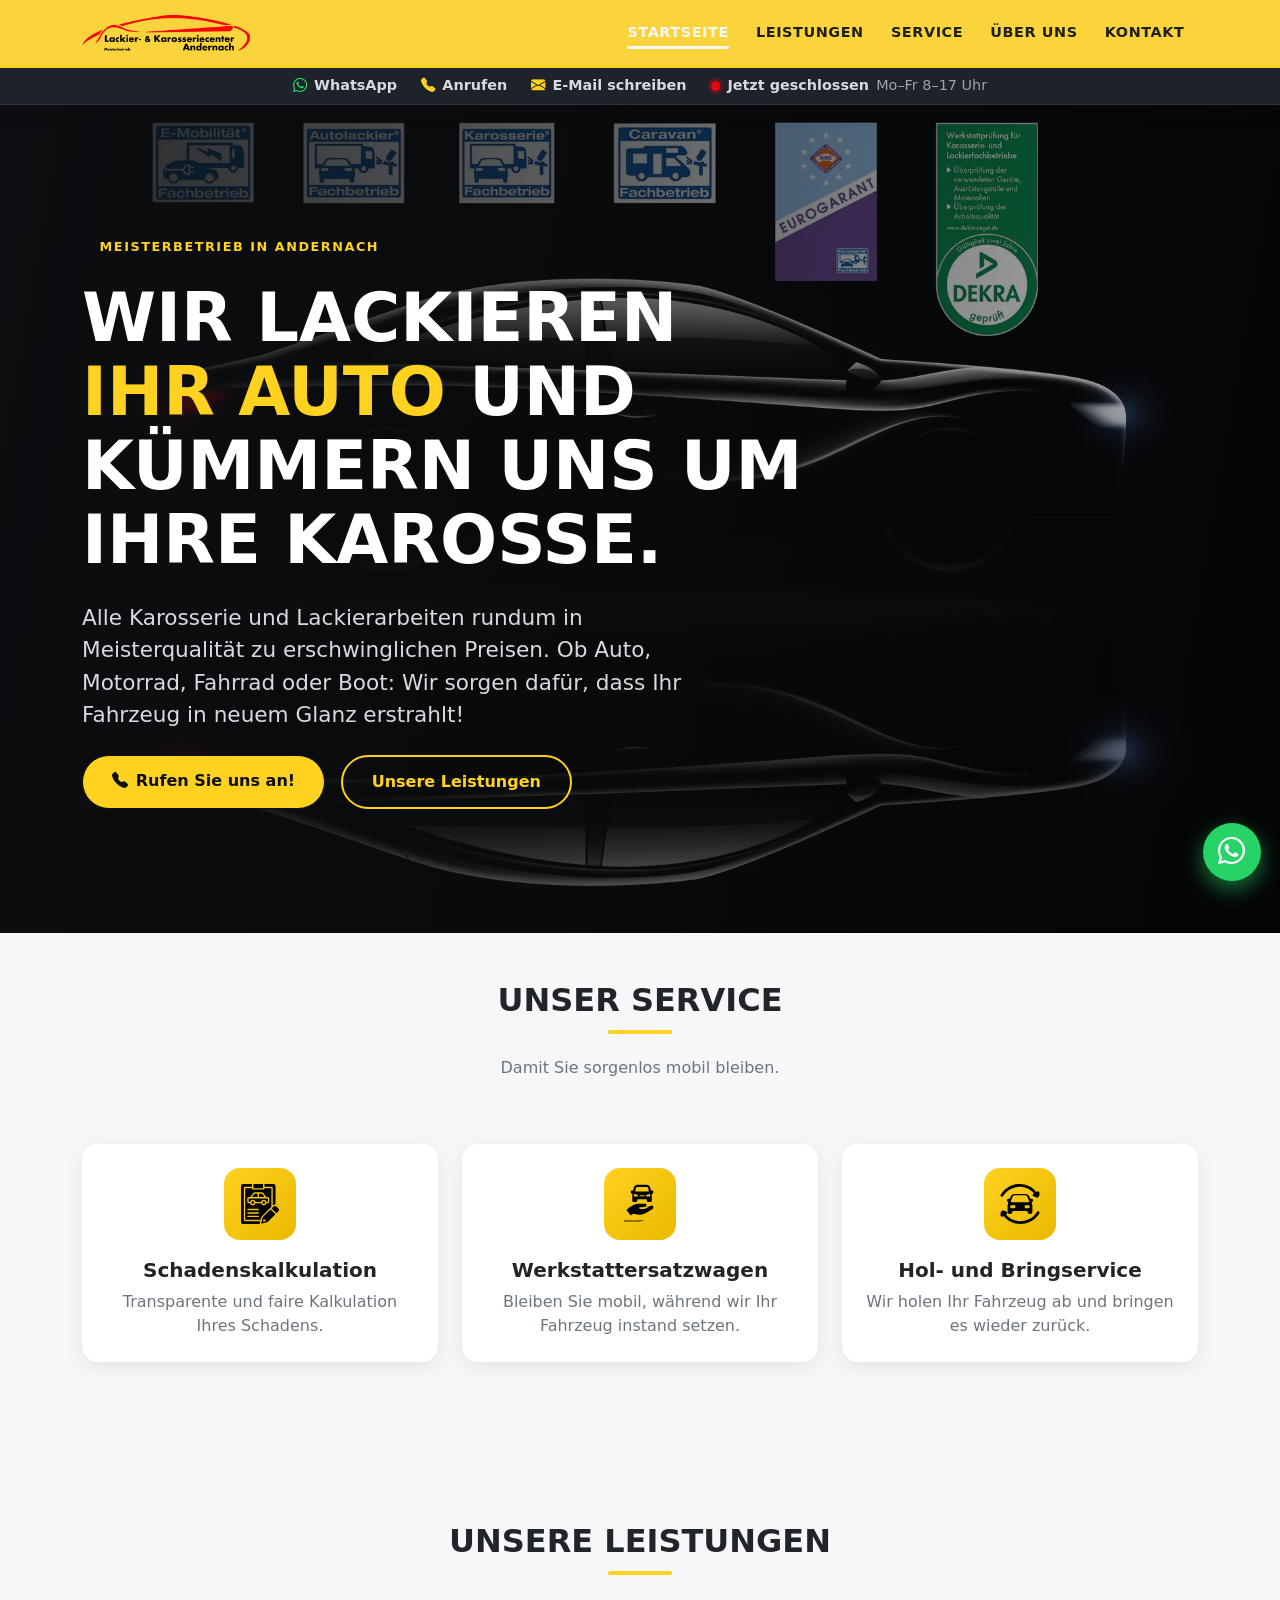
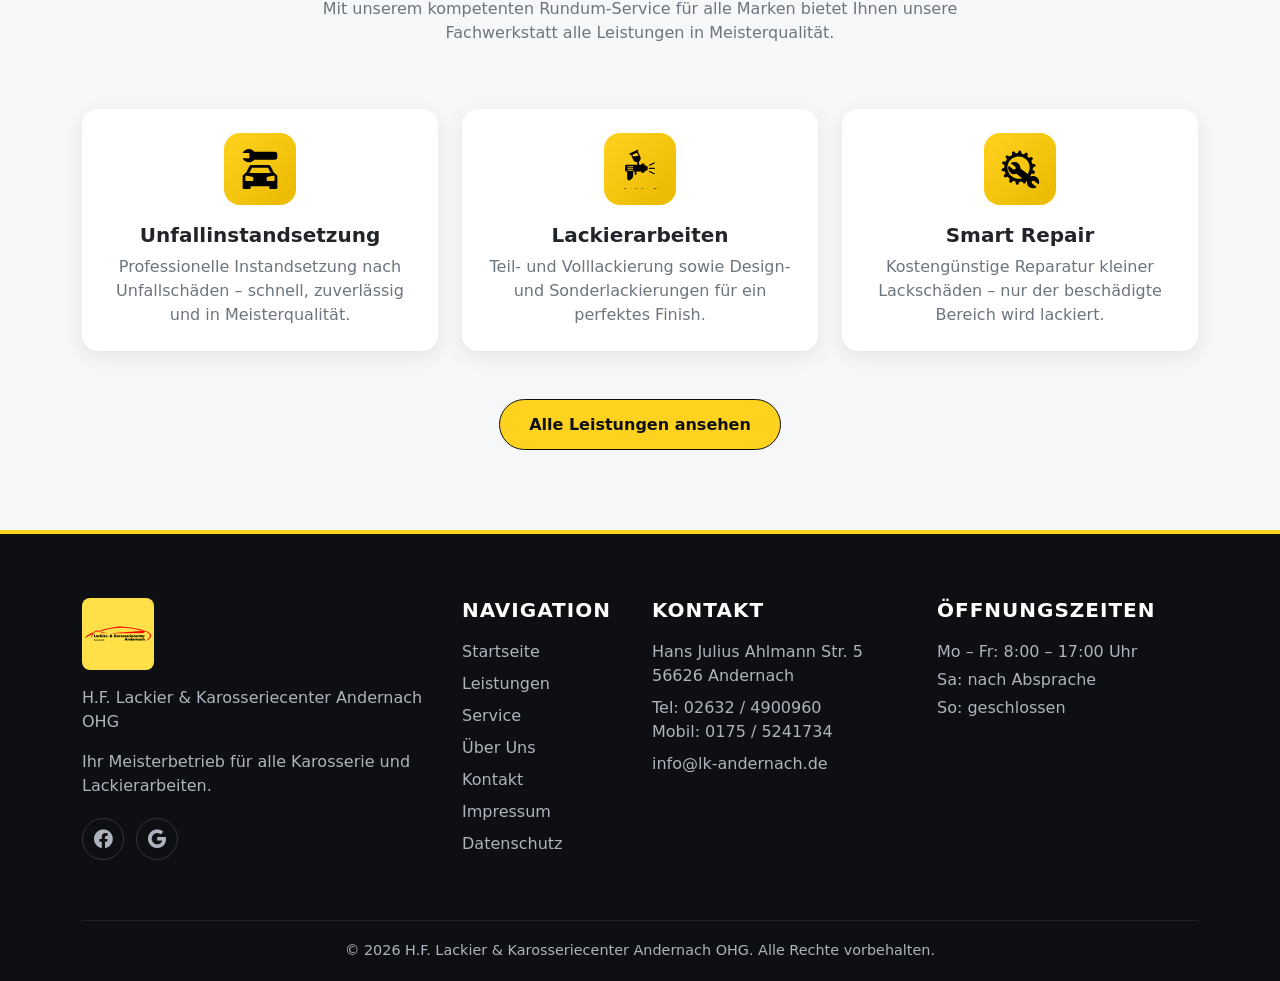
<file: index.html>
<!DOCTYPE html>
<html lang="de">
<head>
  <meta charset="UTF-8">
  <meta name="viewport" content="width=device-width, initial-scale=1">
  <title>Auto Lackieren Andernach | H.F. Lackier &amp; Karosseriecenter Andernach OHG</title>
  <meta name="description" content="H.F. Lackier &amp; Karosseriecenter Andernach OHG – Alle Karosserie und Lackierarbeiten in Meisterqualität. Unfallinstandsetzung, Smart Repair, Lackierung, Autoglas u.v.m.">
  <link rel="icon" type="image/png" href="logo2.png">
  <link href="https://cdn.jsdelivr.net/npm/bootstrap@5.3.3/dist/css/bootstrap.min.css" rel="stylesheet">
  <link href="https://cdn.jsdelivr.net/npm/bootstrap-icons@1.11.3/font/bootstrap-icons.min.css" rel="stylesheet">
  <link href="css/style.css" rel="stylesheet">
</head>
<body>



  <div class="sticky-top">
  <!-- ===================== Navbar ===================== -->
  <nav class="navbar navbar-expand-lg navbar-dark navbar-lk">
    <div class="container">
      <a class="navbar-brand" href="index.html">
        <img src="logo3.png" alt="Lackier &amp; Karosseriecenter Andernach  Meisterbetrieb">
      </a>
      <button class="navbar-toggler" type="button" data-bs-toggle="collapse" data-bs-target="#mainNav" aria-controls="mainNav" aria-expanded="false" aria-label="Navigation umschalten">
        <span class="navbar-toggler-icon"></span>
      </button>
      <div class="collapse navbar-collapse" id="mainNav">
        <ul class="navbar-nav ms-auto align-items-lg-center">
          <li class="nav-item"><a class="nav-link active" aria-current="page" href="index.html">Startseite</a></li>
          <li class="nav-item"><a class="nav-link" href="leistungen.html">Leistungen</a></li>
          <li class="nav-item"><a class="nav-link" href="service.html">Service</a></li>
          <li class="nav-item"><a class="nav-link" href="ueber-uns.html">Über Uns</a></li>
          <li class="nav-item"><a class="nav-link" href="kontakt.html">Kontakt</a></li>
        </ul>
      </div>
    </div>
  </nav>

    <!-- ===================== Sub-Bar ===================== -->
  <div class="topbar">
      <div class="container d-flex flex-wrap justify-content-center align-items-center gap-3 gap-lg-4">
      <a class="topbar-link" href="https://wa.me/491755241734" target="_blank" rel="noopener" aria-label="WhatsApp"><i class="bi bi-whatsapp"></i><span>WhatsApp</span></a>
      <a class="topbar-link" href="tel:+4926324900960" aria-label="Anrufen"><i class="bi bi-telephone-fill"></i><span>Anrufen</span></a>
        <a class="topbar-link" href="mailto:info@lk-andernach.de" aria-label="E-Mail schreiben"><i class="bi bi-envelope-fill"></i><span>E-Mail schreiben</span></a>
        <!-- Öffnungsstatus wird automatisch per js/opening-hours.js gesetzt (Mo–Fr 8–17 Uhr); "is-closed" ist der No-JS-Fallback -->
        <span class="topbar-status is-closed">
          <span class="status-dot" aria-hidden="true"></span>
          <span class="status-text-open">Jetzt geöffnet</span>
          <span class="status-text-closed">Jetzt geschlossen</span>
          <span class="status-hours">Mo–Fr 8–17 Uhr</span>
          <span class="status-tooltip" role="tooltip"><strong>Öffnungszeiten</strong><br>Mo – Fr: 8:00 – 17:00 Uhr<br>Sa: nach Absprache<br>So: geschlossen</span>
        </span>
      </div>
    </div>
  </div>

  <!-- ===================== Hero ===================== -->
  <header class="hero">
    <div class="container">
      <div class="row">
        <div class="col-lg-8">
          <span class="hero-badge">Meisterbetrieb in Andernach</span>
          <h1>Wir lackieren <span>Ihr Auto</span> und kümmern uns um Ihre Karosse.</h1>
          <p class="lead my-4">Alle Karosserie und Lackierarbeiten rundum  in Meisterqualität zu erschwinglichen Preisen. Ob Auto, Motorrad, Fahrrad oder Boot: Wir sorgen dafür, dass Ihr Fahrzeug in neuem Glanz erstrahlt!</p>
          <div class="d-flex flex-wrap gap-3">
            <a href="tel:+4926324900960" class="btn btn-lk"><i class="bi bi-telephone-fill me-2"></i>Rufen Sie uns an!</a>
            <a href="leistungen.html" class="btn btn-outline-lk">Unsere Leistungen</a>
          </div>
        </div>
      </div>
    </div>
  </header>
<br>
<br>
   <!-- ===================== Service Teaser ===================== -->
  <section class="section pt-0">
    <div class="container">
      <div class="row justify-content-center text-center mb-5">
        <div class="col-lg-8">
          <h2 class="section-title text-center">Unser Service</h2>
          <p class="text-secondary">Damit Sie sorgenlos mobil bleiben.</p>
        </div>
      </div>
      <div class="row g-4">
        <div class="col-md-4">
          <div class="card card-lk p-4 text-center">
            <div class="icon-wrap mx-auto"><img src="css/car-repair-car-svgrepo-com%20(3).svg" alt="" loading="lazy"></div>
            <h5>Schadenskalkulation</h5>
            <p class="text-secondary mb-0">Transparente und faire Kalkulation Ihres Schadens.</p>
          </div>
        </div>
        <div class="col-md-4">
          <div class="card card-lk p-4 text-center">
            <div class="icon-wrap mx-auto"><img src="css/noun_Car_2604166.svg" alt="" loading="lazy"></div>
            <h5>Werkstattersatzwagen</h5>
            <p class="text-secondary mb-0">Bleiben Sie mobil, während wir Ihr Fahrzeug instand setzen.</p>
          </div>
        </div>
        <div class="col-md-4">
          <div class="card card-lk p-4 text-center">
            <div class="icon-wrap mx-auto"><img src="css/refreshing-car-svgrepo-com.svg" alt="" loading="lazy"></div>
            <h5>Hol- und Bringservice</h5>
            <p class="text-secondary mb-0">Wir holen Ihr Fahrzeug ab und bringen es wieder zurück.</p>
          </div>
        </div>
      </div>
    </div>
  </section>


  <!-- ===================== Leistungen Teaser ===================== -->
  <section class="section">
    <div class="container">
      <div class="row justify-content-center text-center mb-5">
        <div class="col-lg-8">
          <h2 class="section-title text-center">Unsere Leistungen</h2>
          <p class="text-secondary">Mit unserem kompetenten Rundum-Service für alle Marken bietet Ihnen unsere Fachwerkstatt alle Leistungen in Meisterqualität.</p>
        </div>
      </div>
      <div class="row g-4">
        <div class="col-md-6 col-lg-4">
          <div class="card card-lk p-4">
            <div class="icon-wrap"><img src="css/car-repair-svgrepo-com.svg" alt="" loading="lazy"></div>
            <h5>Unfallinstandsetzung</h5>
            <p class="text-secondary mb-0">Professionelle Instandsetzung nach Unfallschäden – schnell, zuverlässig und in Meisterqualität.</p>
          </div>
        </div>
        <div class="col-md-6 col-lg-4">
          <div class="card card-lk p-4">
            <div class="icon-wrap"><img src="css/noun_SprayGun_1979342.svg" alt="" loading="lazy"></div>
            <h5>Lackierarbeiten</h5>
            <p class="text-secondary mb-0">Teil- und Volllackierung sowie Design- und Sonderlackierungen für ein perfektes Finish.</p>
          </div>
        </div>
        <div class="col-md-6 col-lg-4">
          <div class="card card-lk p-4">
            <div class="icon-wrap"><img src="css/repair-svgrepo-com%20(1).svg" alt="" loading="lazy"></div>
            <h5>Smart Repair</h5>
            <p class="text-secondary mb-0">Kostengünstige Reparatur kleiner Lackschäden – nur der beschädigte Bereich wird lackiert.</p>
          </div>
        </div>
      </div>
      <div class="text-center mt-5">
        <a href="leistungen.html" class="btn btn-lk">Alle Leistungen ansehen</a>
      </div>
    </div>
  </section>

  <!-- ===================== Footer ===================== -->
  <footer class="footer">
    <div class="container">
      <div class="row g-4">
        <div class="col-lg-4 brand">
          <img src="logo.png" alt="Lackier &amp; Karosseriecenter Andernach" class="mb-3">
          <p>H.F. Lackier &amp; Karosseriecenter Andernach OHG</p>
          <p>Ihr Meisterbetrieb für alle Karosserie und Lackierarbeiten.</p>
          <div class="social-links">
            <a href="https://www.facebook.com/p/Lackier-Karosseriecenter-Andernach-OHG-100046873130669" target="_blank" rel="noopener" aria-label="Facebook"><i class="bi bi-facebook"></i></a>
            <a href="https://share.google/bIWJFrAIaKMSexdzb" target="_blank" rel="noopener" aria-label="Google"><i class="bi bi-google"></i></a>
          </div>
        </div>
        <div class="col-6 col-lg-2">
          <h5>Navigation</h5>
          <ul class="list-unstyled">
            <li class="mb-2"><a href="index.html">Startseite</a></li>
            <li class="mb-2"><a href="leistungen.html">Leistungen</a></li>
            <li class="mb-2"><a href="service.html">Service</a></li>
            <li class="mb-2"><a href="ueber-uns.html">Über Uns</a></li>
            <li class="mb-2"><a href="kontakt.html">Kontakt</a></li>
            <li class="mb-2"><a href="impressum.html">Impressum</a></li>
            <li class="mb-2"><a href="datenschutz.html">Datenschutz</a></li>
          </ul>
        </div>
        <div class="col-6 col-lg-3">
          <h5>Kontakt</h5>
          <p class="mb-2">Hans Julius Ahlmann Str. 5<br>56626 Andernach</p>
          <p class="mb-2"><a href="tel:+4926324900960">Tel: 02632 / 4900960</a><br><a href="tel:+491755241734">Mobil: 0175 / 5241734</a></p>
          <p class="mb-0"><a href="mailto:info@lk-andernach.de">info@lk-andernach.de</a></p>
        </div>
        <div class="col-lg-3">
          <h5>Öffnungszeiten</h5>
          <p class="mb-1">Mo – Fr: 8:00 – 17:00 Uhr</p>
          <p class="mb-1">Sa: nach Absprache</p>
          <p class="mb-0">So: geschlossen</p>
        </div>
      </div>
      <div class="footer-bottom text-center">
        &copy; 2026 H.F. Lackier &amp; Karosseriecenter Andernach OHG. Alle Rechte vorbehalten.
      </div>
    </div>
  </footer>

  <a href="https://wa.me/491755241734" class="float-whatsapp" target="_blank" rel="noopener" aria-label="WhatsApp"><i class="bi bi-whatsapp"></i></a>

  <script src="https://cdn.jsdelivr.net/npm/bootstrap@5.3.3/dist/js/bootstrap.bundle.min.js"></script>
  <script src="js/opening-hours.js"></script>
</body>
</html>
</file>
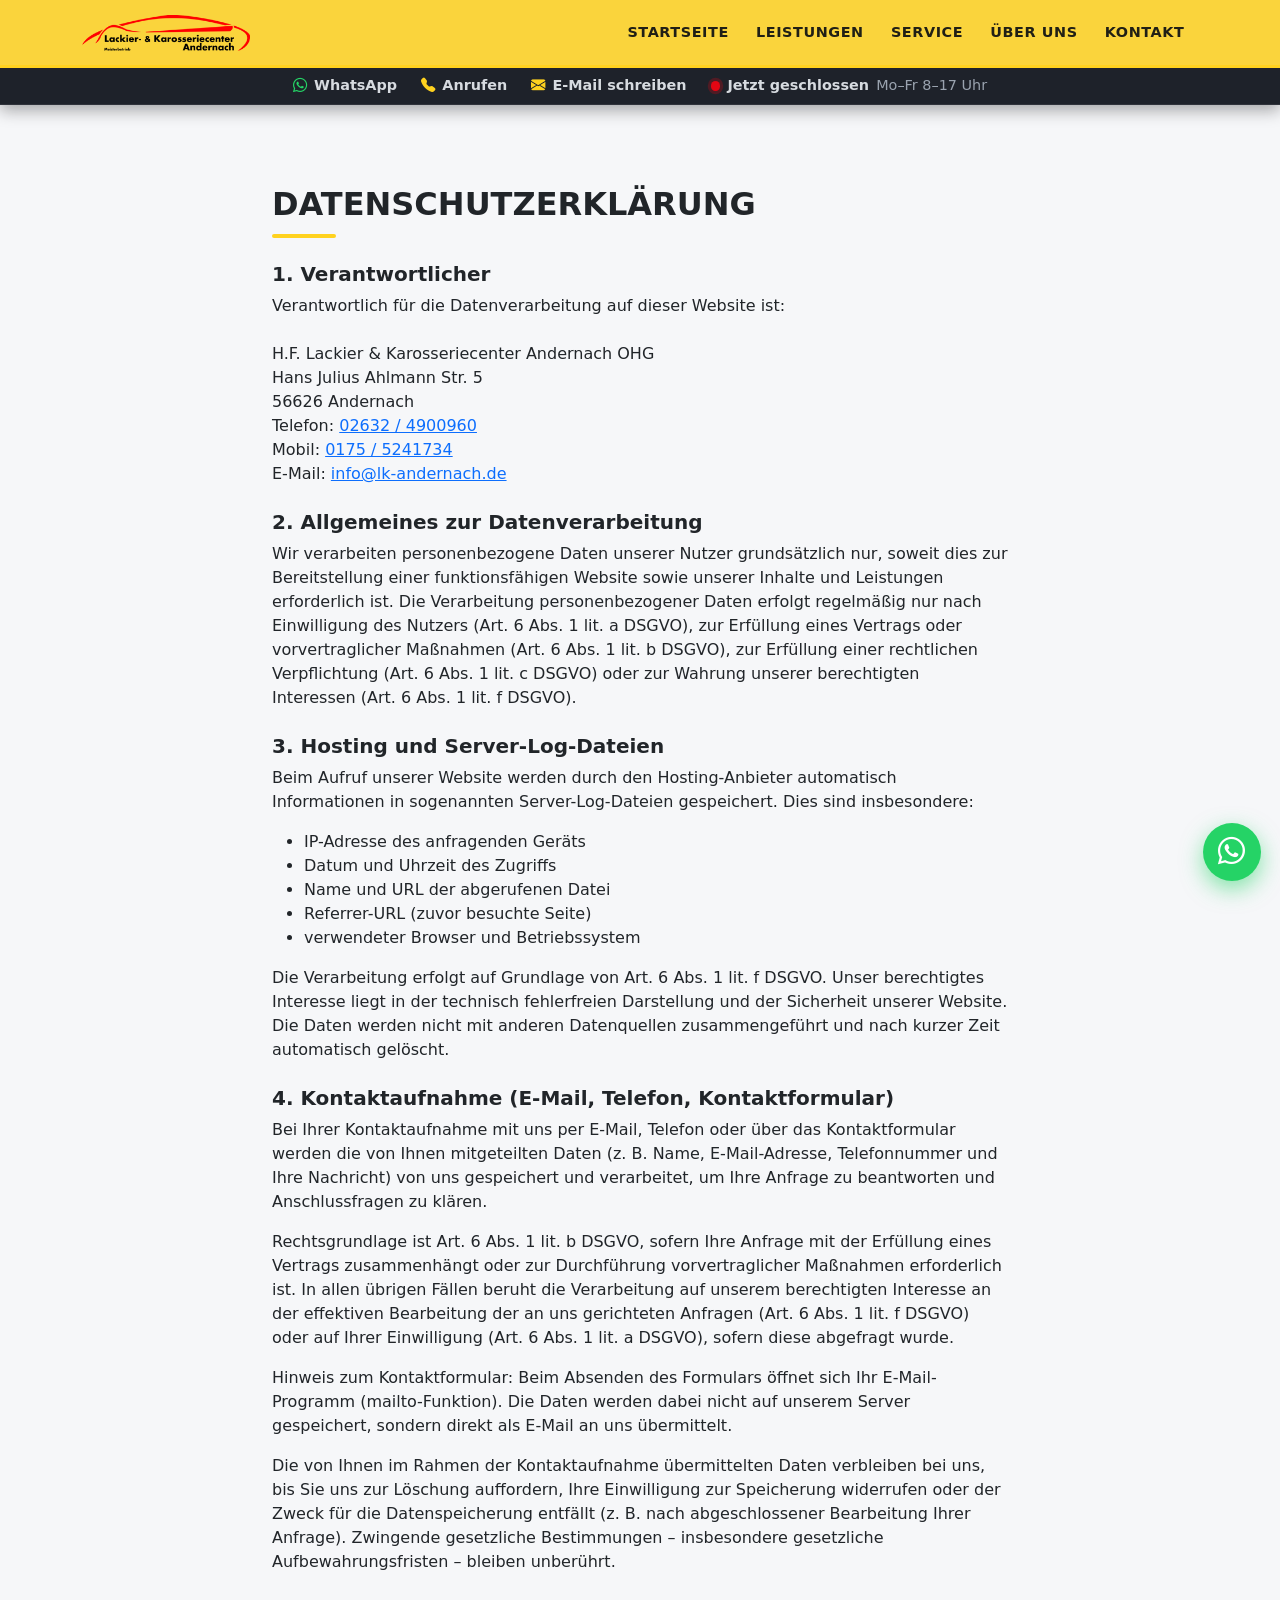
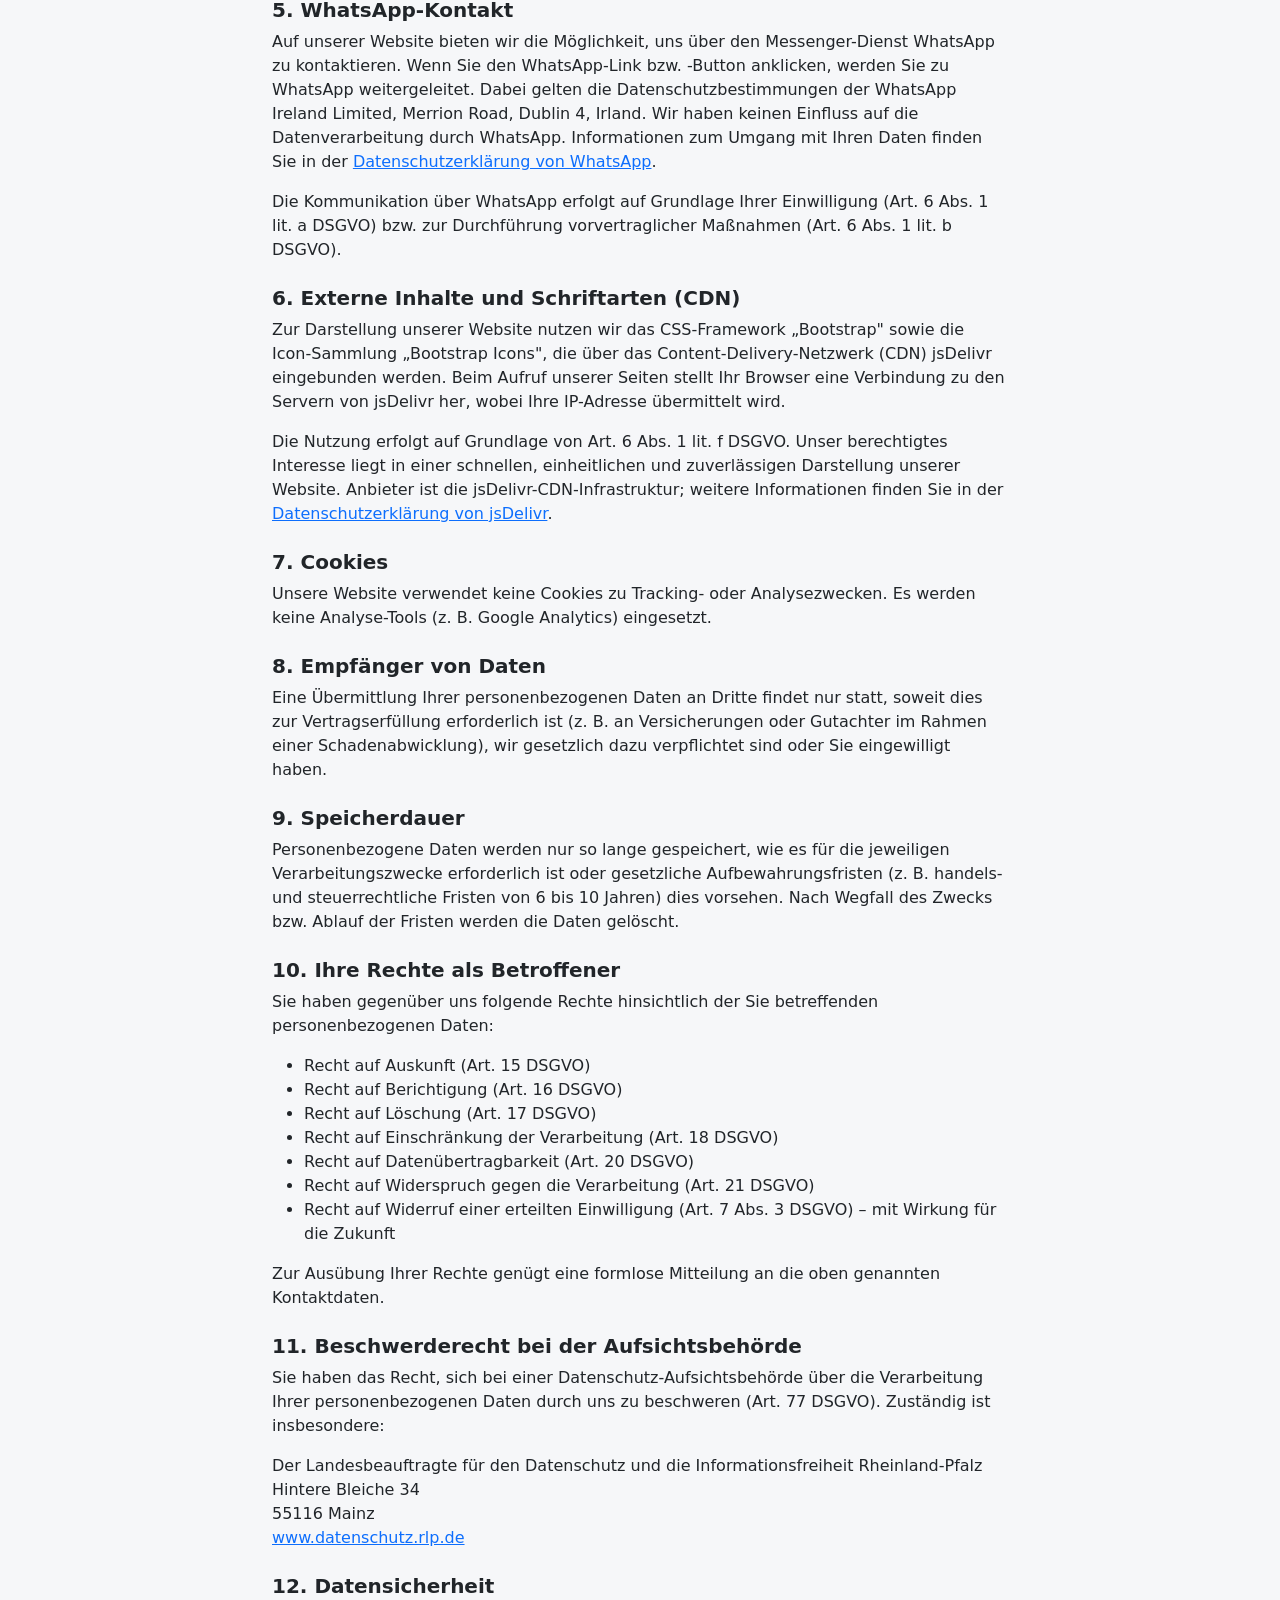
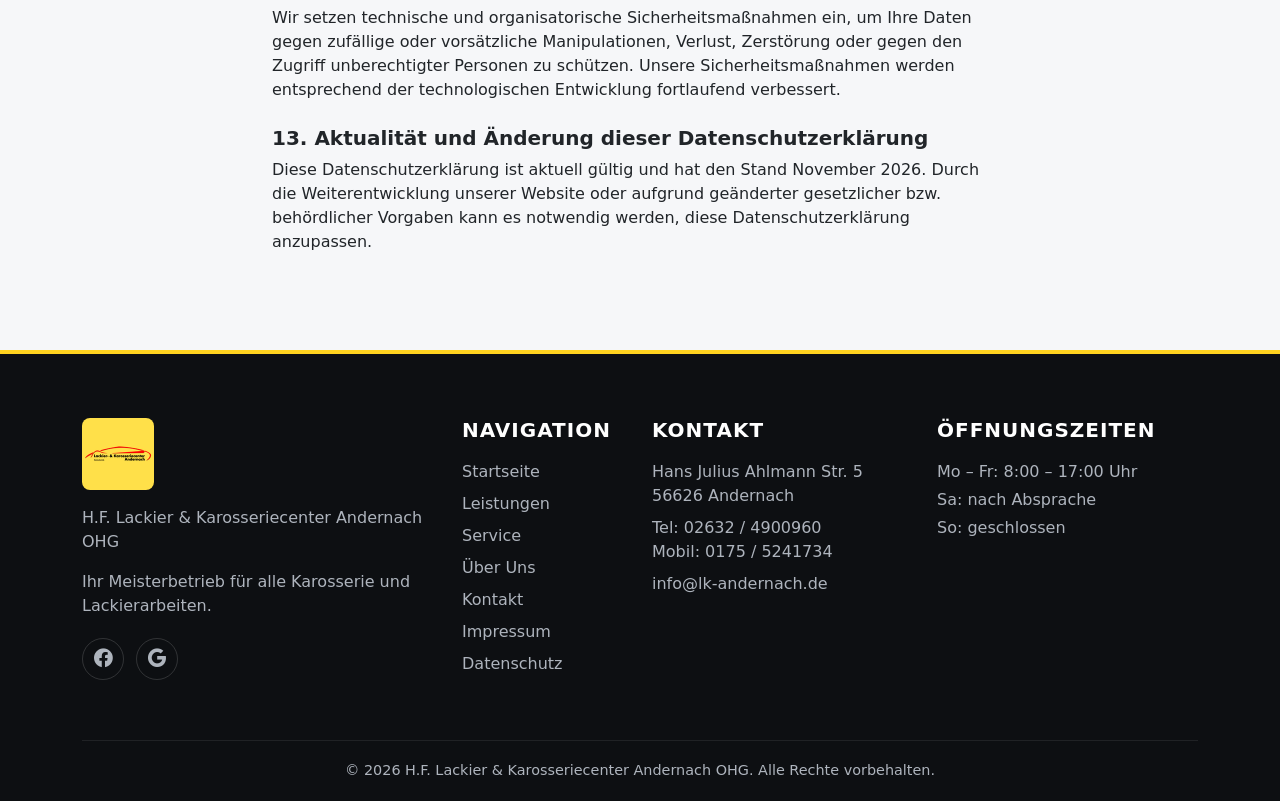
<file: datenschutz.html>
<!DOCTYPE html>
<html lang="de">
<head>
  <meta charset="UTF-8">
  <meta name="viewport" content="width=device-width, initial-scale=1">
  <title>Datenschutzerklärung | H.F. Lackier &amp; Karosseriecenter Andernach OHG</title>
  <meta name="description" content="Datenschutzerklärung der H.F. Lackier &amp; Karosseriecenter Andernach OHG – Informationen zur Verarbeitung personenbezogener Daten gemäß DSGVO.">
  <meta name="robots" content="noindex">
  <link rel="icon" type="image/png" href="logo2.png">
  <link href="https://cdn.jsdelivr.net/npm/bootstrap@5.3.3/dist/css/bootstrap.min.css" rel="stylesheet">
  <link href="https://cdn.jsdelivr.net/npm/bootstrap-icons@1.11.3/font/bootstrap-icons.min.css" rel="stylesheet">
  <link href="css/style.css" rel="stylesheet">
</head>
<body>

  <div class="sticky-top">
  <!-- ===================== Navbar ===================== -->
  <nav class="navbar navbar-expand-lg navbar-dark navbar-lk">
    <div class="container">
      <a class="navbar-brand" href="index.html">
        <img src="logo3.png" alt="Lackier &amp; Karosseriecenter Andernach Meisterbetrieb">
      </a>
      <button class="navbar-toggler" type="button" data-bs-toggle="collapse" data-bs-target="#mainNav" aria-controls="mainNav" aria-expanded="false" aria-label="Navigation umschalten">
        <span class="navbar-toggler-icon"></span>
      </button>
      <div class="collapse navbar-collapse" id="mainNav">
        <ul class="navbar-nav ms-auto align-items-lg-center">
          <li class="nav-item"><a class="nav-link" href="index.html">Startseite</a></li>
          <li class="nav-item"><a class="nav-link" href="leistungen.html">Leistungen</a></li>
          <li class="nav-item"><a class="nav-link" href="service.html">Service</a></li>
          <li class="nav-item"><a class="nav-link" href="ueber-uns.html">Über Uns</a></li>
          <li class="nav-item"><a class="nav-link" href="kontakt.html">Kontakt</a></li>
        </ul>
      </div>
    </div>
  </nav>

  <!-- ===================== Sub-Bar ===================== -->
  <div class="topbar">
    <div class="container d-flex flex-wrap justify-content-center align-items-center gap-3 gap-lg-4">
      <a class="topbar-link" href="https://wa.me/491755241734" target="_blank" rel="noopener" aria-label="WhatsApp"><i class="bi bi-whatsapp"></i><span>WhatsApp</span></a>
      <a class="topbar-link" href="tel:+4926324900960" aria-label="Anrufen"><i class="bi bi-telephone-fill"></i><span>Anrufen</span></a>
      <a class="topbar-link" href="mailto:info@lk-andernach.de" aria-label="E-Mail schreiben"><i class="bi bi-envelope-fill"></i><span>E-Mail schreiben</span></a>
      <!-- Öffnungsstatus wird automatisch per js/opening-hours.js gesetzt (Mo–Fr 8–17 Uhr); "is-closed" ist der No-JS-Fallback -->
      <span class="topbar-status is-closed">
        <span class="status-dot" aria-hidden="true"></span>
        <span class="status-text-open">Jetzt geöffnet</span>
        <span class="status-text-closed">Jetzt geschlossen</span>
        <span class="status-hours">Mo–Fr 8–17 Uhr</span>
        <span class="status-tooltip" role="tooltip"><strong>Öffnungszeiten</strong><br>Mo – Fr: 8:00 – 17:00 Uhr<br>Sa: nach Absprache<br>So: geschlossen</span>
      </span>
    </div>
  </div>
  </div>

  <!-- ===================== Datenschutz ===================== -->
  <section class="section">
    <div class="container">
      <div class="row justify-content-center">
        <div class="col-lg-8">
          <h2 class="section-title">Datenschutzerklärung</h2>

          <h5 class="mt-4">1. Verantwortlicher</h5>
          <p>
            Verantwortlich für die Datenverarbeitung auf dieser Website ist:<br><br>
            H.F. Lackier &amp; Karosseriecenter Andernach OHG<br>
            Hans Julius Ahlmann Str. 5<br>
            56626 Andernach<br>
            Telefon: <a href="tel:+4926324900960">02632 / 4900960</a><br>
            Mobil: <a href="tel:+491755241734">0175 / 5241734</a><br>
            E-Mail: <a href="mailto:info@lk-andernach.de">info@lk-andernach.de</a>
          </p>

          <h5 class="mt-4">2. Allgemeines zur Datenverarbeitung</h5>
          <p>
            Wir verarbeiten personenbezogene Daten unserer Nutzer grundsätzlich nur, soweit dies zur
            Bereitstellung einer funktionsfähigen Website sowie unserer Inhalte und Leistungen erforderlich
            ist. Die Verarbeitung personenbezogener Daten erfolgt regelmäßig nur nach Einwilligung des Nutzers
            (Art. 6 Abs. 1 lit. a DSGVO), zur Erfüllung eines Vertrags oder vorvertraglicher Maßnahmen
            (Art. 6 Abs. 1 lit. b DSGVO), zur Erfüllung einer rechtlichen Verpflichtung (Art. 6 Abs. 1 lit. c
            DSGVO) oder zur Wahrung unserer berechtigten Interessen (Art. 6 Abs. 1 lit. f DSGVO).
          </p>

          <h5 class="mt-4">3. Hosting und Server-Log-Dateien</h5>
          <p>
            Beim Aufruf unserer Website werden durch den Hosting-Anbieter automatisch Informationen in
            sogenannten Server-Log-Dateien gespeichert. Dies sind insbesondere:
          </p>
          <ul>
            <li>IP-Adresse des anfragenden Geräts</li>
            <li>Datum und Uhrzeit des Zugriffs</li>
            <li>Name und URL der abgerufenen Datei</li>
            <li>Referrer-URL (zuvor besuchte Seite)</li>
            <li>verwendeter Browser und Betriebssystem</li>
          </ul>
          <p>
            Die Verarbeitung erfolgt auf Grundlage von Art. 6 Abs. 1 lit. f DSGVO. Unser berechtigtes Interesse
            liegt in der technisch fehlerfreien Darstellung und der Sicherheit unserer Website. Die Daten werden
            nicht mit anderen Datenquellen zusammengeführt und nach kurzer Zeit automatisch gelöscht.
          </p>

          <h5 class="mt-4">4. Kontaktaufnahme (E-Mail, Telefon, Kontaktformular)</h5>
          <p>
            Bei Ihrer Kontaktaufnahme mit uns per E-Mail, Telefon oder über das Kontaktformular werden die von
            Ihnen mitgeteilten Daten (z. B. Name, E-Mail-Adresse, Telefonnummer und Ihre Nachricht) von uns
            gespeichert und verarbeitet, um Ihre Anfrage zu beantworten und Anschlussfragen zu klären.
          </p>
          <p>
            Rechtsgrundlage ist Art. 6 Abs. 1 lit. b DSGVO, sofern Ihre Anfrage mit der Erfüllung eines Vertrags
            zusammenhängt oder zur Durchführung vorvertraglicher Maßnahmen erforderlich ist. In allen übrigen
            Fällen beruht die Verarbeitung auf unserem berechtigten Interesse an der effektiven Bearbeitung der
            an uns gerichteten Anfragen (Art. 6 Abs. 1 lit. f DSGVO) oder auf Ihrer Einwilligung (Art. 6 Abs. 1
            lit. a DSGVO), sofern diese abgefragt wurde.
          </p>
          <p>
            Hinweis zum Kontaktformular: Beim Absenden des Formulars öffnet sich Ihr E-Mail-Programm
            (mailto-Funktion). Die Daten werden dabei nicht auf unserem Server gespeichert, sondern direkt als
            E-Mail an uns übermittelt.
          </p>
          <p>
            Die von Ihnen im Rahmen der Kontaktaufnahme übermittelten Daten verbleiben bei uns, bis Sie uns zur
            Löschung auffordern, Ihre Einwilligung zur Speicherung widerrufen oder der Zweck für die
            Datenspeicherung entfällt (z. B. nach abgeschlossener Bearbeitung Ihrer Anfrage). Zwingende
            gesetzliche Bestimmungen – insbesondere gesetzliche Aufbewahrungsfristen – bleiben unberührt.
          </p>

          <h5 class="mt-4">5. WhatsApp-Kontakt</h5>
          <p>
            Auf unserer Website bieten wir die Möglichkeit, uns über den Messenger-Dienst WhatsApp zu
            kontaktieren. Wenn Sie den WhatsApp-Link bzw. -Button anklicken, werden Sie zu WhatsApp
            weitergeleitet. Dabei gelten die Datenschutzbestimmungen der WhatsApp Ireland Limited, Merrion
            Road, Dublin 4, Irland. Wir haben keinen Einfluss auf die Datenverarbeitung durch WhatsApp.
            Informationen zum Umgang mit Ihren Daten finden Sie in der
            <a href="https://www.whatsapp.com/legal/privacy-policy-eea" target="_blank" rel="noopener">Datenschutzerklärung von WhatsApp</a>.
          </p>
          <p>
            Die Kommunikation über WhatsApp erfolgt auf Grundlage Ihrer Einwilligung (Art. 6 Abs. 1 lit. a
            DSGVO) bzw. zur Durchführung vorvertraglicher Maßnahmen (Art. 6 Abs. 1 lit. b DSGVO).
          </p>

          <h5 class="mt-4">6. Externe Inhalte und Schriftarten (CDN)</h5>
          <p>
            Zur Darstellung unserer Website nutzen wir das CSS-Framework „Bootstrap" sowie die Icon-Sammlung
            „Bootstrap Icons", die über das Content-Delivery-Netzwerk (CDN) jsDelivr eingebunden werden. Beim
            Aufruf unserer Seiten stellt Ihr Browser eine Verbindung zu den Servern von jsDelivr her, wobei
            Ihre IP-Adresse übermittelt wird.
          </p>
          <p>
            Die Nutzung erfolgt auf Grundlage von Art. 6 Abs. 1 lit. f DSGVO. Unser berechtigtes Interesse
            liegt in einer schnellen, einheitlichen und zuverlässigen Darstellung unserer Website. Anbieter ist
            die jsDelivr-CDN-Infrastruktur; weitere Informationen finden Sie in der
            <a href="https://www.jsdelivr.com/privacy-policy-jsdelivr-net" target="_blank" rel="noopener">Datenschutzerklärung von jsDelivr</a>.
          </p>

          <h5 class="mt-4">7. Cookies</h5>
          <p>
            Unsere Website verwendet keine Cookies zu Tracking- oder Analysezwecken. Es werden keine
            Analyse-Tools (z. B. Google Analytics) eingesetzt.
          </p>

          <h5 class="mt-4">8. Empfänger von Daten</h5>
          <p>
            Eine Übermittlung Ihrer personenbezogenen Daten an Dritte findet nur statt, soweit dies zur
            Vertragserfüllung erforderlich ist (z. B. an Versicherungen oder Gutachter im Rahmen einer
            Schadenabwicklung), wir gesetzlich dazu verpflichtet sind oder Sie eingewilligt haben.
          </p>

          <h5 class="mt-4">9. Speicherdauer</h5>
          <p>
            Personenbezogene Daten werden nur so lange gespeichert, wie es für die jeweiligen
            Verarbeitungszwecke erforderlich ist oder gesetzliche Aufbewahrungsfristen (z. B. handels- und
            steuerrechtliche Fristen von 6 bis 10 Jahren) dies vorsehen. Nach Wegfall des Zwecks bzw. Ablauf
            der Fristen werden die Daten gelöscht.
          </p>

          <h5 class="mt-4">10. Ihre Rechte als Betroffener</h5>
          <p>Sie haben gegenüber uns folgende Rechte hinsichtlich der Sie betreffenden personenbezogenen Daten:</p>
          <ul>
            <li>Recht auf Auskunft (Art. 15 DSGVO)</li>
            <li>Recht auf Berichtigung (Art. 16 DSGVO)</li>
            <li>Recht auf Löschung (Art. 17 DSGVO)</li>
            <li>Recht auf Einschränkung der Verarbeitung (Art. 18 DSGVO)</li>
            <li>Recht auf Datenübertragbarkeit (Art. 20 DSGVO)</li>
            <li>Recht auf Widerspruch gegen die Verarbeitung (Art. 21 DSGVO)</li>
            <li>Recht auf Widerruf einer erteilten Einwilligung (Art. 7 Abs. 3 DSGVO) – mit Wirkung für die Zukunft</li>
          </ul>
          <p>
            Zur Ausübung Ihrer Rechte genügt eine formlose Mitteilung an die oben genannten Kontaktdaten.
          </p>

          <h5 class="mt-4">11. Beschwerderecht bei der Aufsichtsbehörde</h5>
          <p>
            Sie haben das Recht, sich bei einer Datenschutz-Aufsichtsbehörde über die Verarbeitung Ihrer
            personenbezogenen Daten durch uns zu beschweren (Art. 77 DSGVO). Zuständig ist insbesondere:
          </p>
          <p>
            Der Landesbeauftragte für den Datenschutz und die Informationsfreiheit Rheinland-Pfalz<br>
            Hintere Bleiche 34<br>
            55116 Mainz<br>
            <a href="https://www.datenschutz.rlp.de" target="_blank" rel="noopener">www.datenschutz.rlp.de</a>
          </p>

          <h5 class="mt-4">12. Datensicherheit</h5>
          <p>
            Wir setzen technische und organisatorische Sicherheitsmaßnahmen ein, um Ihre Daten gegen
            zufällige oder vorsätzliche Manipulationen, Verlust, Zerstörung oder gegen den Zugriff
            unberechtigter Personen zu schützen. Unsere Sicherheitsmaßnahmen werden entsprechend der
            technologischen Entwicklung fortlaufend verbessert.
          </p>

          <h5 class="mt-4">13. Aktualität und Änderung dieser Datenschutzerklärung</h5>
          <p>
            Diese Datenschutzerklärung ist aktuell gültig und hat den Stand November 2026. Durch die
            Weiterentwicklung unserer Website oder aufgrund geänderter gesetzlicher bzw. behördlicher Vorgaben
            kann es notwendig werden, diese Datenschutzerklärung anzupassen.
          </p>
        </div>
      </div>
    </div>
  </section>

  <!-- ===================== Footer ===================== -->
  <footer class="footer">
    <div class="container">
      <div class="row g-4">
        <div class="col-lg-4 brand">
          <img src="logo.png" alt="Lackier &amp; Karosseriecenter Andernach" class="mb-3">
          <p>H.F. Lackier &amp; Karosseriecenter Andernach OHG</p>
          <p>Ihr Meisterbetrieb für alle Karosserie und Lackierarbeiten.</p>
          <div class="social-links">
            <a href="https://www.facebook.com/p/Lackier-Karosseriecenter-Andernach-OHG-100046873130669" target="_blank" rel="noopener" aria-label="Facebook"><i class="bi bi-facebook"></i></a>
            <a href="https://share.google/bIWJFrAIaKMSexdzb" target="_blank" rel="noopener" aria-label="Google"><i class="bi bi-google"></i></a>
          </div>
        </div>
        <div class="col-6 col-lg-2">
          <h5>Navigation</h5>
          <ul class="list-unstyled">
            <li class="mb-2"><a href="index.html">Startseite</a></li>
            <li class="mb-2"><a href="leistungen.html">Leistungen</a></li>
            <li class="mb-2"><a href="service.html">Service</a></li>
            <li class="mb-2"><a href="ueber-uns.html">Über Uns</a></li>
            <li class="mb-2"><a href="kontakt.html">Kontakt</a></li>
            <li class="mb-2"><a href="impressum.html">Impressum</a></li>
            <li class="mb-2"><a href="datenschutz.html">Datenschutz</a></li>
          </ul>
        </div>
        <div class="col-6 col-lg-3">
          <h5>Kontakt</h5>
          <p class="mb-2">Hans Julius Ahlmann Str. 5<br>56626 Andernach</p>
          <p class="mb-2"><a href="tel:+4926324900960">Tel: 02632 / 4900960</a><br><a href="tel:+491755241734">Mobil: 0175 / 5241734</a></p>
          <p class="mb-0"><a href="mailto:info@lk-andernach.de">info@lk-andernach.de</a></p>
        </div>
        <div class="col-lg-3">
          <h5>Öffnungszeiten</h5>
          <p class="mb-1">Mo – Fr: 8:00 – 17:00 Uhr</p>
          <p class="mb-1">Sa: nach Absprache</p>
          <p class="mb-0">So: geschlossen</p>
        </div>
      </div>
      <div class="footer-bottom text-center">
        &copy; 2026 H.F. Lackier &amp; Karosseriecenter Andernach OHG. Alle Rechte vorbehalten.
      </div>
    </div>
  </footer>

  <a href="https://wa.me/491755241734" class="float-whatsapp" target="_blank" rel="noopener" aria-label="WhatsApp"><i class="bi bi-whatsapp"></i></a>

  <script src="https://cdn.jsdelivr.net/npm/bootstrap@5.3.3/dist/js/bootstrap.bundle.min.js"></script>
  <script src="js/opening-hours.js"></script>
</body>
</html>
</file>
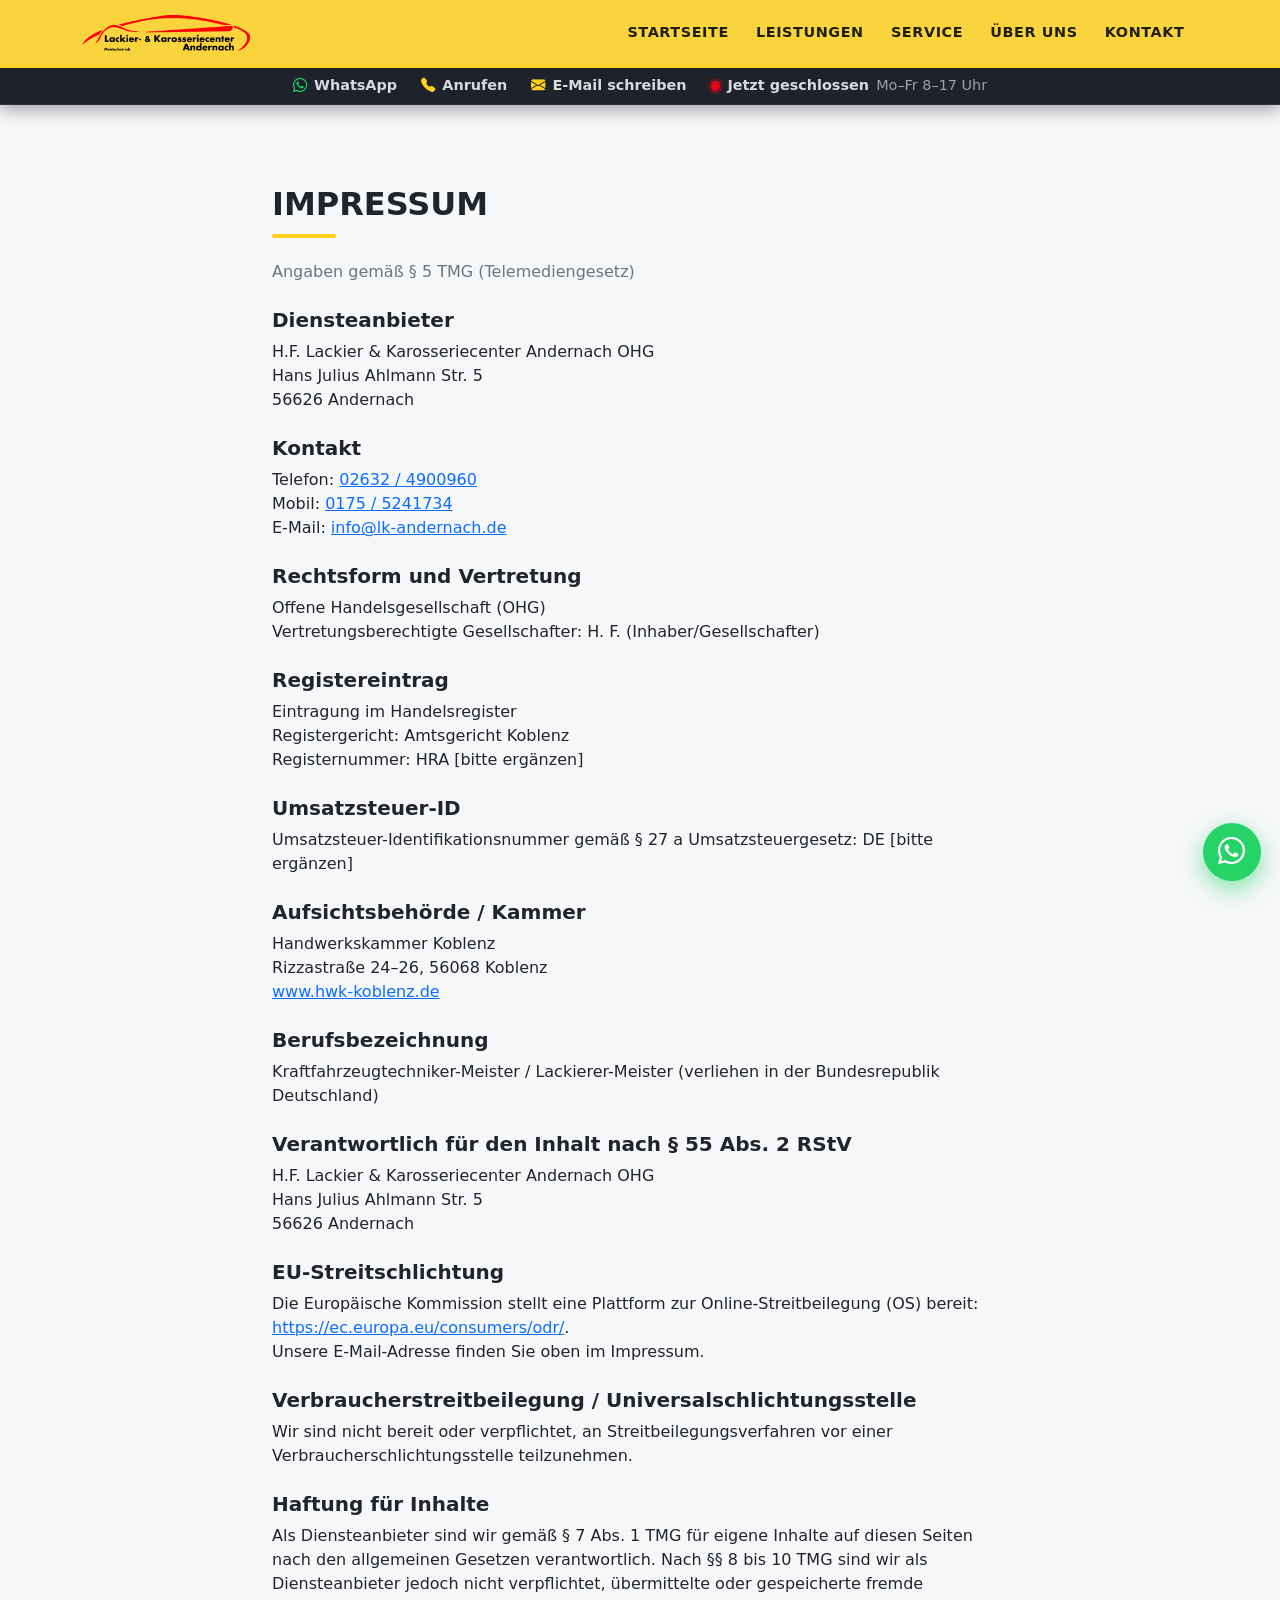
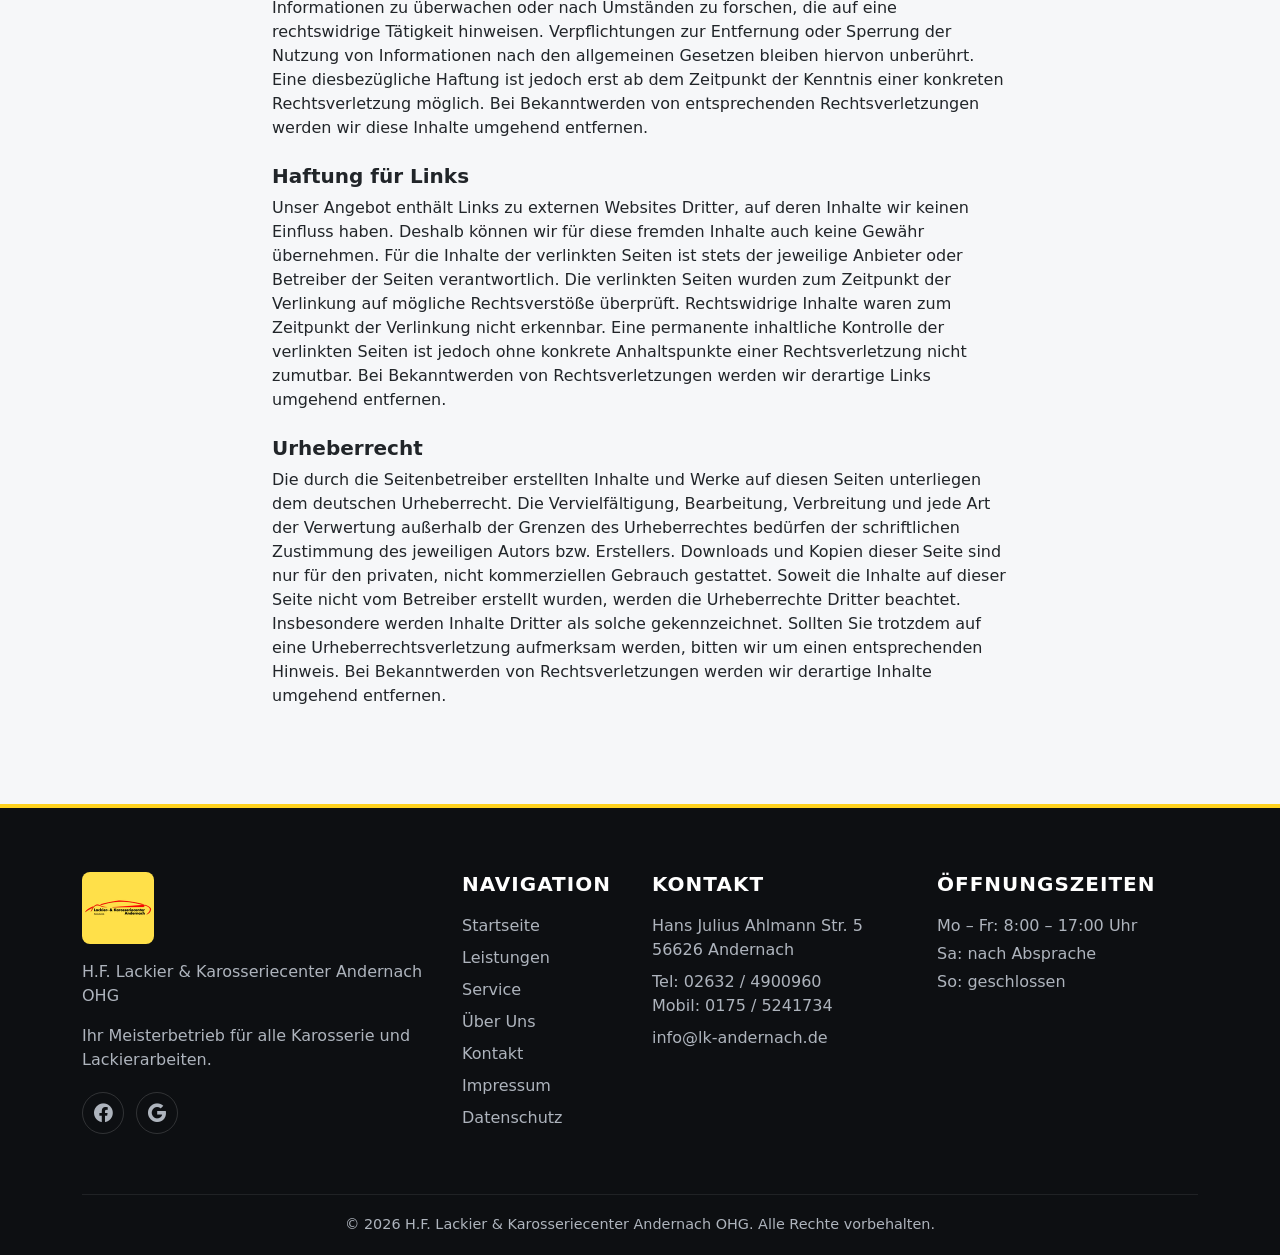
<file: impressum.html>
<!DOCTYPE html>
<html lang="de">
<head>
  <meta charset="UTF-8">
  <meta name="viewport" content="width=device-width, initial-scale=1">
  <title>Impressum | H.F. Lackier &amp; Karosseriecenter Andernach OHG</title>
  <meta name="description" content="Impressum der H.F. Lackier &amp; Karosseriecenter Andernach OHG – Angaben gemäß § 5 TMG.">
  <meta name="robots" content="noindex">
  <link rel="icon" type="image/png" href="logo2.png">
  <link href="https://cdn.jsdelivr.net/npm/bootstrap@5.3.3/dist/css/bootstrap.min.css" rel="stylesheet">
  <link href="https://cdn.jsdelivr.net/npm/bootstrap-icons@1.11.3/font/bootstrap-icons.min.css" rel="stylesheet">
  <link href="css/style.css" rel="stylesheet">
</head>
<body>

  <div class="sticky-top">
  <!-- ===================== Navbar ===================== -->
  <nav class="navbar navbar-expand-lg navbar-dark navbar-lk">
    <div class="container">
      <a class="navbar-brand" href="index.html">
        <img src="logo3.png" alt="Lackier &amp; Karosseriecenter Andernach Meisterbetrieb">
      </a>
      <button class="navbar-toggler" type="button" data-bs-toggle="collapse" data-bs-target="#mainNav" aria-controls="mainNav" aria-expanded="false" aria-label="Navigation umschalten">
        <span class="navbar-toggler-icon"></span>
      </button>
      <div class="collapse navbar-collapse" id="mainNav">
        <ul class="navbar-nav ms-auto align-items-lg-center">
          <li class="nav-item"><a class="nav-link" href="index.html">Startseite</a></li>
          <li class="nav-item"><a class="nav-link" href="leistungen.html">Leistungen</a></li>
          <li class="nav-item"><a class="nav-link" href="service.html">Service</a></li>
          <li class="nav-item"><a class="nav-link" href="ueber-uns.html">Über Uns</a></li>
          <li class="nav-item"><a class="nav-link" href="kontakt.html">Kontakt</a></li>
        </ul>
      </div>
    </div>
  </nav>

  <!-- ===================== Sub-Bar ===================== -->
  <div class="topbar">
    <div class="container d-flex flex-wrap justify-content-center align-items-center gap-3 gap-lg-4">
      <a class="topbar-link" href="https://wa.me/491755241734" target="_blank" rel="noopener" aria-label="WhatsApp"><i class="bi bi-whatsapp"></i><span>WhatsApp</span></a>
      <a class="topbar-link" href="tel:+4926324900960" aria-label="Anrufen"><i class="bi bi-telephone-fill"></i><span>Anrufen</span></a>
      <a class="topbar-link" href="mailto:info@lk-andernach.de" aria-label="E-Mail schreiben"><i class="bi bi-envelope-fill"></i><span>E-Mail schreiben</span></a>
      <!-- Öffnungsstatus wird automatisch per js/opening-hours.js gesetzt (Mo–Fr 8–17 Uhr); "is-closed" ist der No-JS-Fallback -->
      <span class="topbar-status is-closed">
        <span class="status-dot" aria-hidden="true"></span>
        <span class="status-text-open">Jetzt geöffnet</span>
        <span class="status-text-closed">Jetzt geschlossen</span>
        <span class="status-hours">Mo–Fr 8–17 Uhr</span>
        <span class="status-tooltip" role="tooltip"><strong>Öffnungszeiten</strong><br>Mo – Fr: 8:00 – 17:00 Uhr<br>Sa: nach Absprache<br>So: geschlossen</span>
      </span>
    </div>
  </div>
  </div>

  <!-- ===================== Impressum ===================== -->
  <section class="section">
    <div class="container">
      <div class="row justify-content-center">
        <div class="col-lg-8">
          <h2 class="section-title">Impressum</h2>
          <p class="text-secondary">Angaben gemäß § 5 TMG (Telemediengesetz)</p>

          <h5 class="mt-4">Diensteanbieter</h5>
          <p>
            H.F. Lackier &amp; Karosseriecenter Andernach OHG<br>
            Hans Julius Ahlmann Str. 5<br>
            56626 Andernach
          </p>

          <h5 class="mt-4">Kontakt</h5>
          <p>
            Telefon: <a href="tel:+4926324900960">02632 / 4900960</a><br>
            Mobil: <a href="tel:+491755241734">0175 / 5241734</a><br>
            E-Mail: <a href="mailto:info@lk-andernach.de">info@lk-andernach.de</a>
          </p>

          <h5 class="mt-4">Rechtsform und Vertretung</h5>
          <p>
            Offene Handelsgesellschaft (OHG)<br>
            Vertretungsberechtigte Gesellschafter: H. F. (Inhaber/Gesellschafter)
          </p>

          <h5 class="mt-4">Registereintrag</h5>
          <p>
            Eintragung im Handelsregister<br>
            Registergericht: Amtsgericht Koblenz<br>
            Registernummer: HRA [bitte ergänzen]
          </p>

          <h5 class="mt-4">Umsatzsteuer-ID</h5>
          <p>
            Umsatzsteuer-Identifikationsnummer gemäß § 27 a Umsatzsteuergesetz: DE [bitte ergänzen]
          </p>

          <h5 class="mt-4">Aufsichtsbehörde / Kammer</h5>
          <p>
            Handwerkskammer Koblenz<br>
            Rizzastraße 24–26, 56068 Koblenz<br>
            <a href="https://www.hwk-koblenz.de" target="_blank" rel="noopener">www.hwk-koblenz.de</a>
          </p>

          <h5 class="mt-4">Berufsbezeichnung</h5>
          <p>
            Kraftfahrzeugtechniker-Meister / Lackierer-Meister (verliehen in der Bundesrepublik Deutschland)
          </p>

          <h5 class="mt-4">Verantwortlich für den Inhalt nach § 55 Abs. 2 RStV</h5>
          <p>
            H.F. Lackier &amp; Karosseriecenter Andernach OHG<br>
            Hans Julius Ahlmann Str. 5<br>
            56626 Andernach
          </p>

          <h5 class="mt-4">EU-Streitschlichtung</h5>
          <p>
            Die Europäische Kommission stellt eine Plattform zur Online-Streitbeilegung (OS) bereit:
            <a href="https://ec.europa.eu/consumers/odr/" target="_blank" rel="noopener">https://ec.europa.eu/consumers/odr/</a>.<br>
            Unsere E-Mail-Adresse finden Sie oben im Impressum.
          </p>

          <h5 class="mt-4">Verbraucherstreitbeilegung / Universalschlichtungsstelle</h5>
          <p>
            Wir sind nicht bereit oder verpflichtet, an Streitbeilegungsverfahren vor einer
            Verbraucherschlichtungsstelle teilzunehmen.
          </p>

          <h5 class="mt-4">Haftung für Inhalte</h5>
          <p>
            Als Diensteanbieter sind wir gemäß § 7 Abs. 1 TMG für eigene Inhalte auf diesen Seiten nach den
            allgemeinen Gesetzen verantwortlich. Nach §§ 8 bis 10 TMG sind wir als Diensteanbieter jedoch nicht
            verpflichtet, übermittelte oder gespeicherte fremde Informationen zu überwachen oder nach Umständen
            zu forschen, die auf eine rechtswidrige Tätigkeit hinweisen. Verpflichtungen zur Entfernung oder
            Sperrung der Nutzung von Informationen nach den allgemeinen Gesetzen bleiben hiervon unberührt.
            Eine diesbezügliche Haftung ist jedoch erst ab dem Zeitpunkt der Kenntnis einer konkreten
            Rechtsverletzung möglich. Bei Bekanntwerden von entsprechenden Rechtsverletzungen werden wir diese
            Inhalte umgehend entfernen.
          </p>

          <h5 class="mt-4">Haftung für Links</h5>
          <p>
            Unser Angebot enthält Links zu externen Websites Dritter, auf deren Inhalte wir keinen Einfluss
            haben. Deshalb können wir für diese fremden Inhalte auch keine Gewähr übernehmen. Für die Inhalte
            der verlinkten Seiten ist stets der jeweilige Anbieter oder Betreiber der Seiten verantwortlich.
            Die verlinkten Seiten wurden zum Zeitpunkt der Verlinkung auf mögliche Rechtsverstöße überprüft.
            Rechtswidrige Inhalte waren zum Zeitpunkt der Verlinkung nicht erkennbar. Eine permanente
            inhaltliche Kontrolle der verlinkten Seiten ist jedoch ohne konkrete Anhaltspunkte einer
            Rechtsverletzung nicht zumutbar. Bei Bekanntwerden von Rechtsverletzungen werden wir derartige
            Links umgehend entfernen.
          </p>

          <h5 class="mt-4">Urheberrecht</h5>
          <p>
            Die durch die Seitenbetreiber erstellten Inhalte und Werke auf diesen Seiten unterliegen dem
            deutschen Urheberrecht. Die Vervielfältigung, Bearbeitung, Verbreitung und jede Art der Verwertung
            außerhalb der Grenzen des Urheberrechtes bedürfen der schriftlichen Zustimmung des jeweiligen
            Autors bzw. Erstellers. Downloads und Kopien dieser Seite sind nur für den privaten, nicht
            kommerziellen Gebrauch gestattet. Soweit die Inhalte auf dieser Seite nicht vom Betreiber erstellt
            wurden, werden die Urheberrechte Dritter beachtet. Insbesondere werden Inhalte Dritter als solche
            gekennzeichnet. Sollten Sie trotzdem auf eine Urheberrechtsverletzung aufmerksam werden, bitten wir
            um einen entsprechenden Hinweis. Bei Bekanntwerden von Rechtsverletzungen werden wir derartige
            Inhalte umgehend entfernen.
          </p>
        </div>
      </div>
    </div>
  </section>

  <!-- ===================== Footer ===================== -->
  <footer class="footer">
    <div class="container">
      <div class="row g-4">
        <div class="col-lg-4 brand">
          <img src="logo.png" alt="Lackier &amp; Karosseriecenter Andernach" class="mb-3">
          <p>H.F. Lackier &amp; Karosseriecenter Andernach OHG</p>
          <p>Ihr Meisterbetrieb für alle Karosserie und Lackierarbeiten.</p>
          <div class="social-links">
            <a href="https://www.facebook.com/p/Lackier-Karosseriecenter-Andernach-OHG-100046873130669" target="_blank" rel="noopener" aria-label="Facebook"><i class="bi bi-facebook"></i></a>
            <a href="https://share.google/bIWJFrAIaKMSexdzb" target="_blank" rel="noopener" aria-label="Google"><i class="bi bi-google"></i></a>
          </div>
        </div>
        <div class="col-6 col-lg-2">
          <h5>Navigation</h5>
          <ul class="list-unstyled">
            <li class="mb-2"><a href="index.html">Startseite</a></li>
            <li class="mb-2"><a href="leistungen.html">Leistungen</a></li>
            <li class="mb-2"><a href="service.html">Service</a></li>
            <li class="mb-2"><a href="ueber-uns.html">Über Uns</a></li>
            <li class="mb-2"><a href="kontakt.html">Kontakt</a></li>
            <li class="mb-2"><a href="impressum.html">Impressum</a></li>
            <li class="mb-2"><a href="datenschutz.html">Datenschutz</a></li>
          </ul>
        </div>
        <div class="col-6 col-lg-3">
          <h5>Kontakt</h5>
          <p class="mb-2">Hans Julius Ahlmann Str. 5<br>56626 Andernach</p>
          <p class="mb-2"><a href="tel:+4926324900960">Tel: 02632 / 4900960</a><br><a href="tel:+491755241734">Mobil: 0175 / 5241734</a></p>
          <p class="mb-0"><a href="mailto:info@lk-andernach.de">info@lk-andernach.de</a></p>
        </div>
        <div class="col-lg-3">
          <h5>Öffnungszeiten</h5>
          <p class="mb-1">Mo – Fr: 8:00 – 17:00 Uhr</p>
          <p class="mb-1">Sa: nach Absprache</p>
          <p class="mb-0">So: geschlossen</p>
        </div>
      </div>
      <div class="footer-bottom text-center">
        &copy; 2026 H.F. Lackier &amp; Karosseriecenter Andernach OHG. Alle Rechte vorbehalten.
      </div>
    </div>
  </footer>

  <a href="https://wa.me/491755241734" class="float-whatsapp" target="_blank" rel="noopener" aria-label="WhatsApp"><i class="bi bi-whatsapp"></i></a>

  <script src="https://cdn.jsdelivr.net/npm/bootstrap@5.3.3/dist/js/bootstrap.bundle.min.js"></script>
  <script src="js/opening-hours.js"></script>
</body>
</html>
</file>
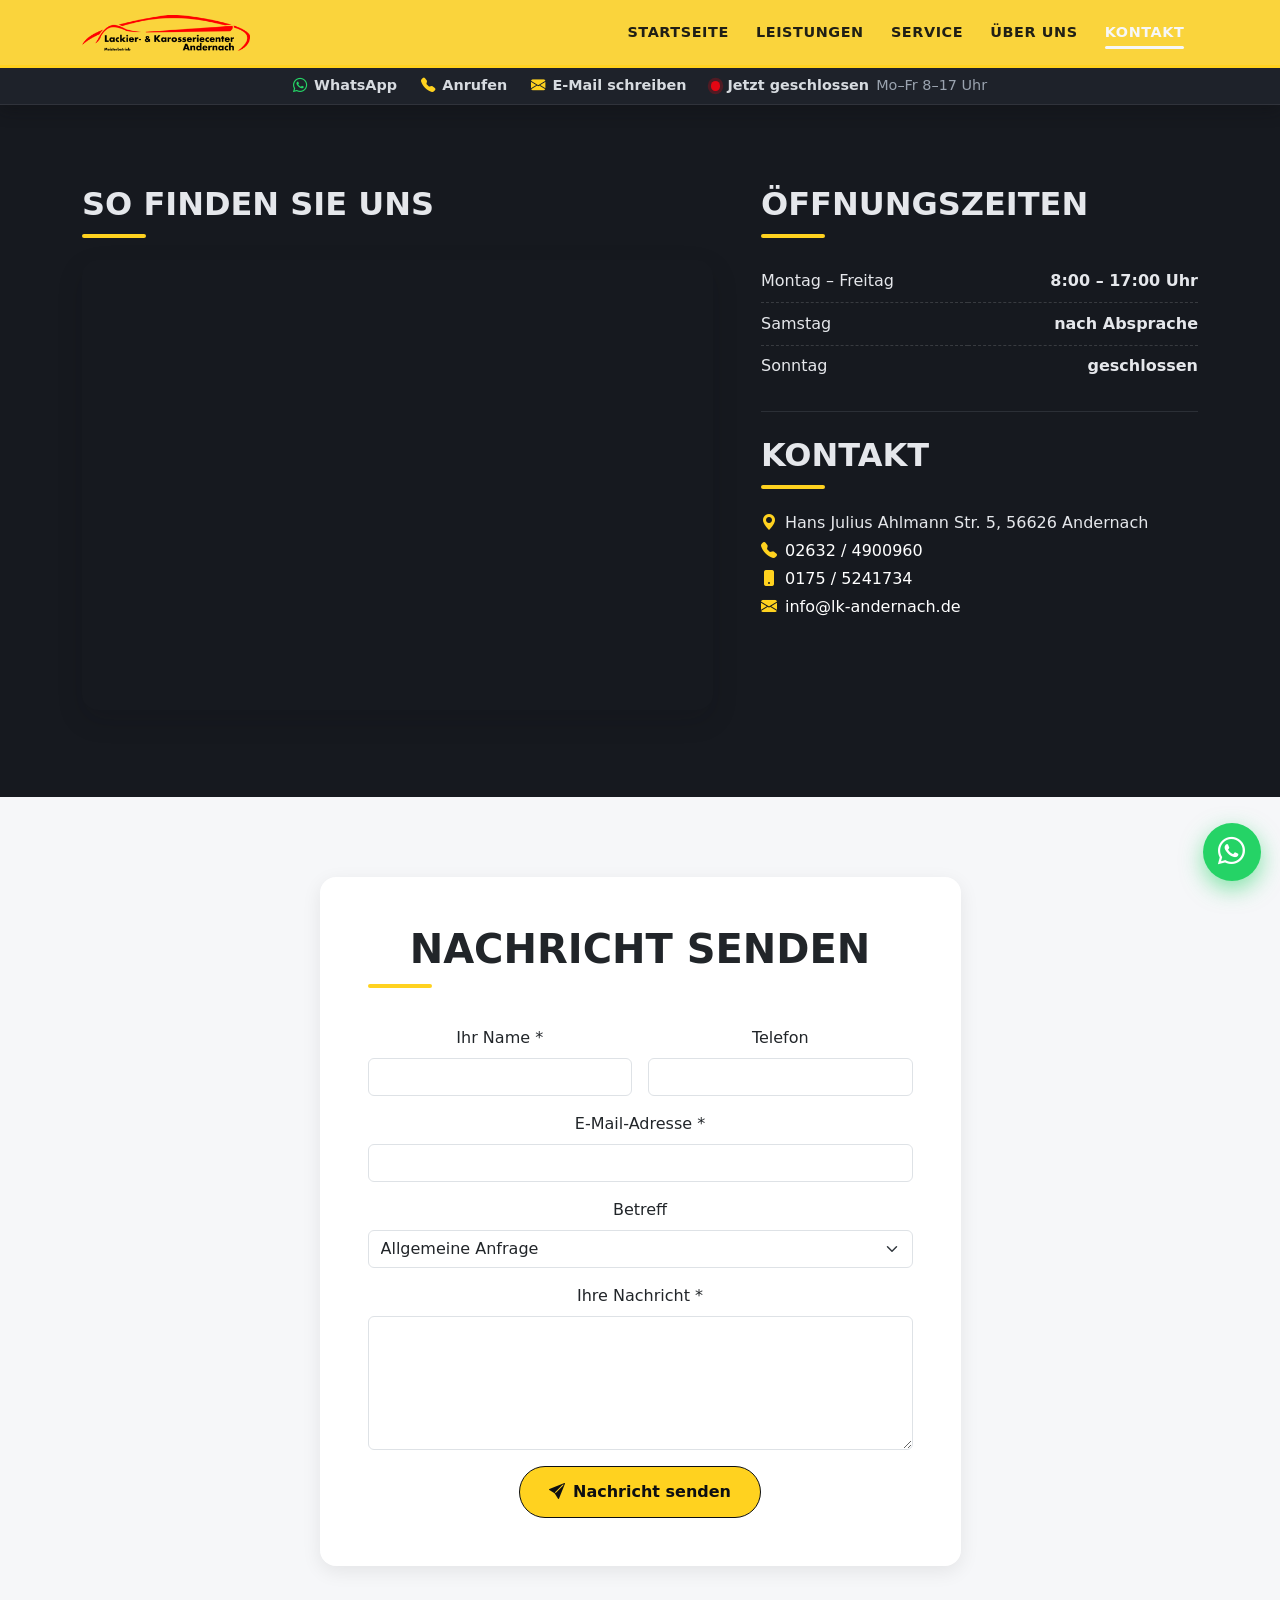
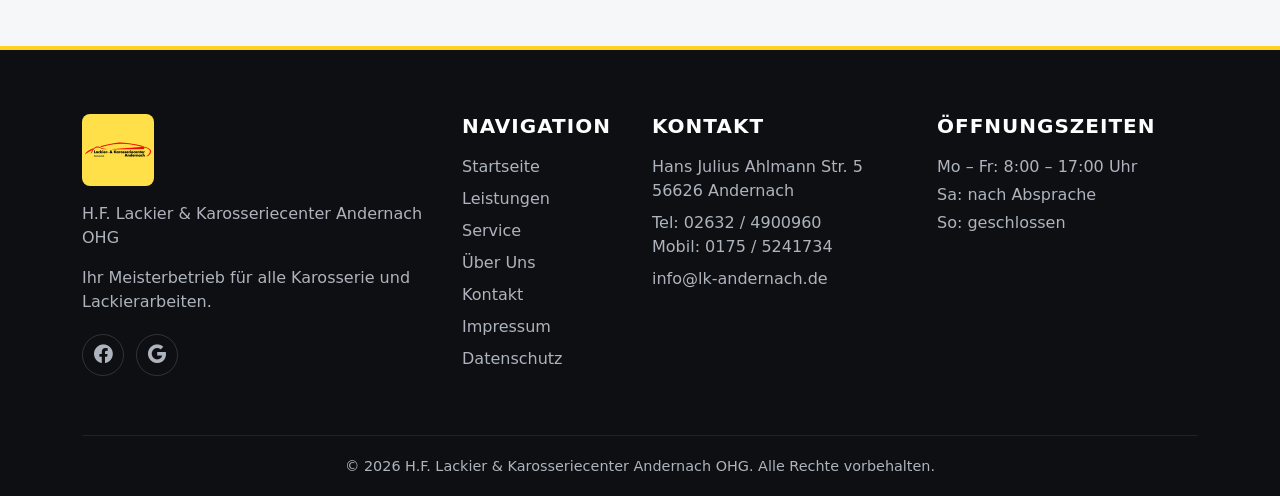
<file: kontakt.html>
<!DOCTYPE html>
<html lang="de">
<head>
  <meta charset="UTF-8">
  <meta name="viewport" content="width=device-width, initial-scale=1">
  <title>Kontakt | H.F. Lackier &amp; Karosseriecenter Andernach OHG</title>
  <meta name="description" content="Kontaktieren Sie das H.F. Lackier- &amp; Karosseriecenter Andernach: Hans Julius Ahlmann Str. 5, 56626 Andernach. Tel: 02632/4900960, E-Mail: info@lk-andernach.de">
  <link rel="icon" type="image/png" href="logo2.png">
  <link href="https://cdn.jsdelivr.net/npm/bootstrap@5.3.3/dist/css/bootstrap.min.css" rel="stylesheet">
  <link href="https://cdn.jsdelivr.net/npm/bootstrap-icons@1.11.3/font/bootstrap-icons.min.css" rel="stylesheet">
  <link href="css/style.css" rel="stylesheet">
</head>
<body>

  <div class="sticky-top">
  <!-- ===================== Navbar ===================== -->
  <nav class="navbar navbar-expand-lg navbar-dark navbar-lk">
    <div class="container">
      <a class="navbar-brand" href="index.html">
        <img src="logo3.png" alt="Lackier &amp; Karosseriecenter Andernach  Meisterbetrieb">
      </a>
      <button class="navbar-toggler" type="button" data-bs-toggle="collapse" data-bs-target="#mainNav" aria-controls="mainNav" aria-expanded="false" aria-label="Navigation umschalten">
        <span class="navbar-toggler-icon"></span>
      </button>
      <div class="collapse navbar-collapse" id="mainNav">
        <ul class="navbar-nav ms-auto align-items-lg-center">
          <li class="nav-item"><a class="nav-link" href="index.html">Startseite</a></li>
          <li class="nav-item"><a class="nav-link" href="leistungen.html">Leistungen</a></li>
          <li class="nav-item"><a class="nav-link" href="service.html">Service</a></li>
          <li class="nav-item"><a class="nav-link" href="ueber-uns.html">Über Uns</a></li>
          <li class="nav-item"><a class="nav-link active" aria-current="page" href="kontakt.html">Kontakt</a></li>
        </ul>
      </div>
    </div>
  </nav>

  <!-- ===================== Sub-Bar ===================== -->
  <div class="topbar">
    <div class="container d-flex flex-wrap justify-content-center align-items-center gap-3 gap-lg-4">
      <a class="topbar-link" href="https://wa.me/491755241734" target="_blank" rel="noopener" aria-label="WhatsApp"><i class="bi bi-whatsapp"></i><span>WhatsApp</span></a>
      <a class="topbar-link" href="tel:+4926324900960" aria-label="Anrufen"><i class="bi bi-telephone-fill"></i><span>Anrufen</span></a>
      <a class="topbar-link" href="mailto:info@lk-andernach.de" aria-label="E-Mail schreiben"><i class="bi bi-envelope-fill"></i><span>E-Mail schreiben</span></a>
      <!-- Öffnungsstatus wird automatisch per js/opening-hours.js gesetzt (Mo–Fr 8–17 Uhr); "is-closed" ist der No-JS-Fallback -->
      <span class="topbar-status is-closed">
        <span class="status-dot" aria-hidden="true"></span>
        <span class="status-text-open">Jetzt geöffnet</span>
        <span class="status-text-closed">Jetzt geschlossen</span>
        <span class="status-hours">Mo–Fr 8–17 Uhr</span>
        <span class="status-tooltip" role="tooltip"><strong>Öffnungszeiten</strong><br>Mo – Fr: 8:00 – 17:00 Uhr<br>Sa: nach Absprache<br>So: geschlossen</span>
      </span>
    </div>
  </div>
  </div>

  <!-- ===================== Map & Öffnungszeiten ===================== -->
  <section class="section section-dark-2">
    <div class="container">
      <div class="row g-4 g-lg-5 align-items-stretch">
        <div class="col-lg-7">
          <h2 class="section-title">So finden Sie uns</h2>
          <iframe src="https://www.google.com/maps/embed?pb=!1m18!1m12!1m3!1d2968.1859136755247!2d7.420842176790412!3d50.43508158846978!2m3!1f0!2f0!3f0!3m2!1i1024!2i768!4f13.1!3m3!1m2!1s0x47be60239e965a4d%3A0x5dcb4a17d0c5cb0e!2sH.F.Lackier-%26%20Karosseriecenter%20Andernach%20OHG!5e1!3m2!1sde!2sde!4v1794248793700!5m2!1sde!2sde" class="map-embed" height="450" allowfullscreen="" loading="lazy" referrerpolicy="strict-origin-when-cross-origin"></iframe>
        </div>
        <div class="col-lg-5">
          <h2 class="section-title">Öffnungszeiten</h2>
          <table class="hours-table">
            <tbody>
              <tr><td>Montag – Freitag</td><td>8:00 – 17:00 Uhr</td></tr>
              <tr><td>Samstag</td><td>nach Absprache</td></tr>
              <tr><td>Sonntag</td><td>geschlossen</td></tr>
            </tbody>
          </table>
          <hr class="border-secondary my-4">
          <h2 class="section-title">Kontakt</h2>
          <p class="mb-1"><i class="bi bi-geo-alt-fill text-yellow me-2"></i>Hans Julius Ahlmann Str. 5, 56626 Andernach</p>
          <p class="mb-1"><i class="bi bi-telephone-fill text-yellow me-2"></i><a href="tel:+4926324900960" class="text-white text-decoration-none">02632 / 4900960</a></p>
          <p class="mb-1"><i class="bi bi-phone-fill text-yellow me-2"></i><a href="tel:+491755241734" class="text-white text-decoration-none">0175 / 5241734</a></p>
          <p class="mb-0"><i class="bi bi-envelope-fill text-yellow me-2"></i><a href="mailto:info@lk-andernach.de" class="text-white text-decoration-none">info@lk-andernach.de</a></p>
        </div>
      </div>
    </div>
  </section>

  <!-- ===================== Formular ===================== -->
  <section class="section">
    <div class="container">
      <div class="row justify-content-center">
        <div class="col-lg-8 col-xl-7">
          <div class="card card-lk p-4 p-md-5">
            <h1 class="section-title">Nachricht senden</h1>
            <p class="section-subtitle"></p>
            <form action="mailto:info@lk-andernach.de" method="post" enctype="text/plain">
              <div class="row g-3">
                <div class="col-md-6">
                  <label for="name" class="form-label">Ihr Name *</label>
                  <input type="text" class="form-control" id="name" name="Name" required>
                </div>
                <div class="col-md-6">
                  <label for="phone" class="form-label">Telefon</label>
                  <input type="tel" class="form-control" id="phone" name="Telefon">
                </div>
                <div class="col-12">
                  <label for="email" class="form-label">E-Mail-Adresse *</label>
                  <input type="email" class="form-control" id="email" name="E-Mail" required>
                </div>
                <div class="col-12">
                  <label for="subject" class="form-label">Betreff</label>
                  <select class="form-select" id="subject" name="Betreff">
                    <option>Allgemeine Anfrage</option>
                    <option>Unfallinstandsetzung</option>
                    <option>Lackierarbeiten</option>
                    <option>Smart Repair</option>
                    <option>Terminvereinbarung</option>
                    <option>Sonstiges</option>
                  </select>
                </div>
                <div class="col-12">
                  <label for="message" class="form-label">Ihre Nachricht *</label>
                  <textarea class="form-control" id="message" name="Nachricht" rows="5" required></textarea>
                </div>
                <div class="col-12">
                  <button type="submit" class="btn btn-lk"><i class="bi bi-send-fill me-2"></i>Nachricht senden</button>
                </div>
              </div>
            </form>
          </div>
        </div>
      </div>
    </div>
  </section>

  <!-- ===================== Footer ===================== -->
  <footer class="footer">
    <div class="container">
      <div class="row g-4">
        <div class="col-lg-4 brand">
          <img src="logo.png" alt="Lackier &amp; Karosseriecenter Andernach" class="mb-3">
          <p>H.F. Lackier &amp; Karosseriecenter Andernach OHG</p>
          <p>Ihr Meisterbetrieb für alle Karosserie und Lackierarbeiten.</p>
          <div class="social-links">
            <a href="https://www.facebook.com/p/Lackier-Karosseriecenter-Andernach-OHG-100046873130669" target="_blank" rel="noopener" aria-label="Facebook"><i class="bi bi-facebook"></i></a>
            <a href="https://share.google/bIWJFrAIaKMSexdzb" target="_blank" rel="noopener" aria-label="Google"><i class="bi bi-google"></i></a>
          </div>
        </div>
        <div class="col-6 col-lg-2">
          <h5>Navigation</h5>
          <ul class="list-unstyled">
            <li class="mb-2"><a href="index.html">Startseite</a></li>
            <li class="mb-2"><a href="leistungen.html">Leistungen</a></li>
            <li class="mb-2"><a href="service.html">Service</a></li>
            <li class="mb-2"><a href="ueber-uns.html">Über Uns</a></li>
            <li class="mb-2"><a href="kontakt.html">Kontakt</a></li>
            <li class="mb-2"><a href="impressum.html">Impressum</a></li>
            <li class="mb-2"><a href="datenschutz.html">Datenschutz</a></li>
          </ul>
        </div>
        <div class="col-6 col-lg-3">
          <h5>Kontakt</h5>
          <p class="mb-2">Hans Julius Ahlmann Str. 5<br>56626 Andernach</p>
          <p class="mb-2"><a href="tel:+4926324900960">Tel: 02632 / 4900960</a><br><a href="tel:+491755241734">Mobil: 0175 / 5241734</a></p>
          <p class="mb-0"><a href="mailto:info@lk-andernach.de">info@lk-andernach.de</a></p>
        </div>
        <div class="col-lg-3">
          <h5>Öffnungszeiten</h5>
          <p class="mb-1">Mo – Fr: 8:00 – 17:00 Uhr</p>
          <p class="mb-1">Sa: nach Absprache</p>
          <p class="mb-0">So: geschlossen</p>
        </div>
      </div>
      <div class="footer-bottom text-center">
        &copy; 2026 H.F. Lackier &amp; Karosseriecenter Andernach OHG. Alle Rechte vorbehalten.
      </div>
    </div>
  </footer>

  <a href="https://wa.me/491755241734" class="float-whatsapp" target="_blank" rel="noopener" aria-label="WhatsApp"><i class="bi bi-whatsapp"></i></a>

  <script src="https://cdn.jsdelivr.net/npm/bootstrap@5.3.3/dist/js/bootstrap.bundle.min.js"></script>
  <script src="js/opening-hours.js"></script>
</body>
</html>
</file>
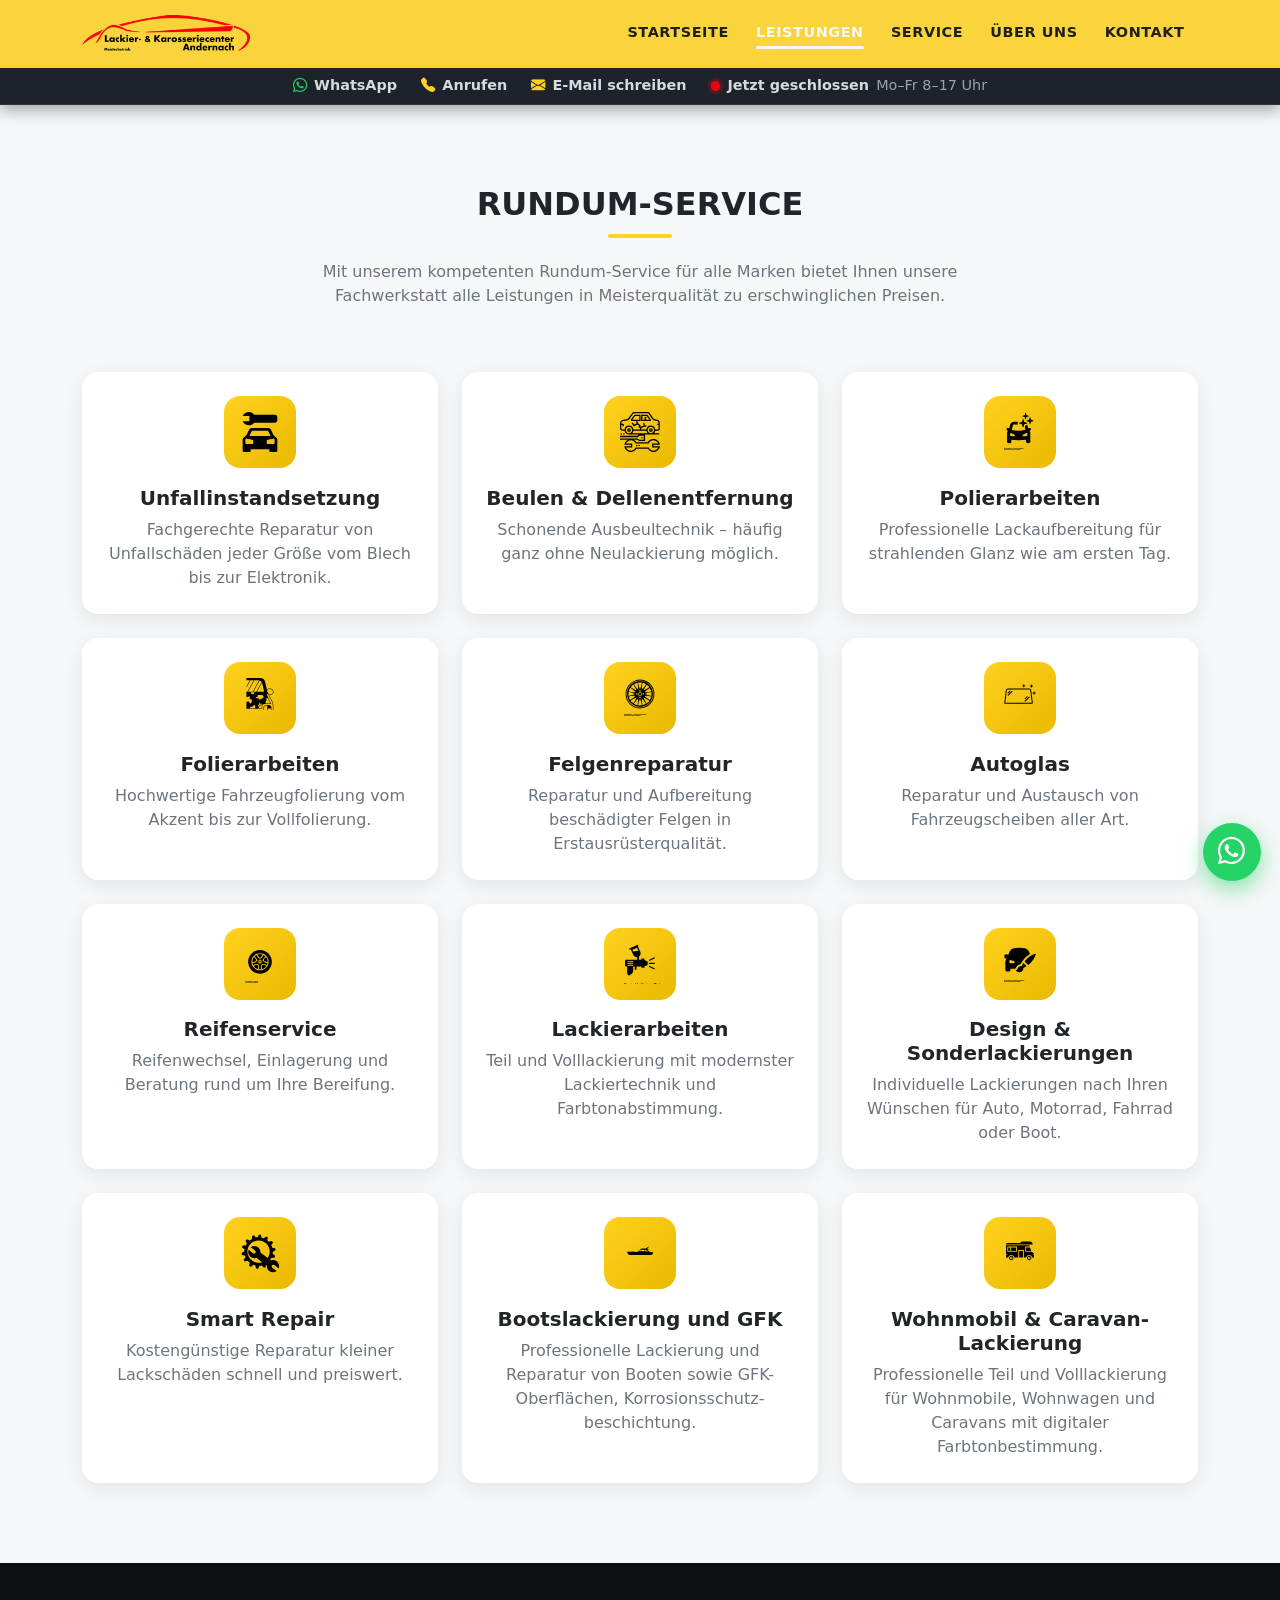
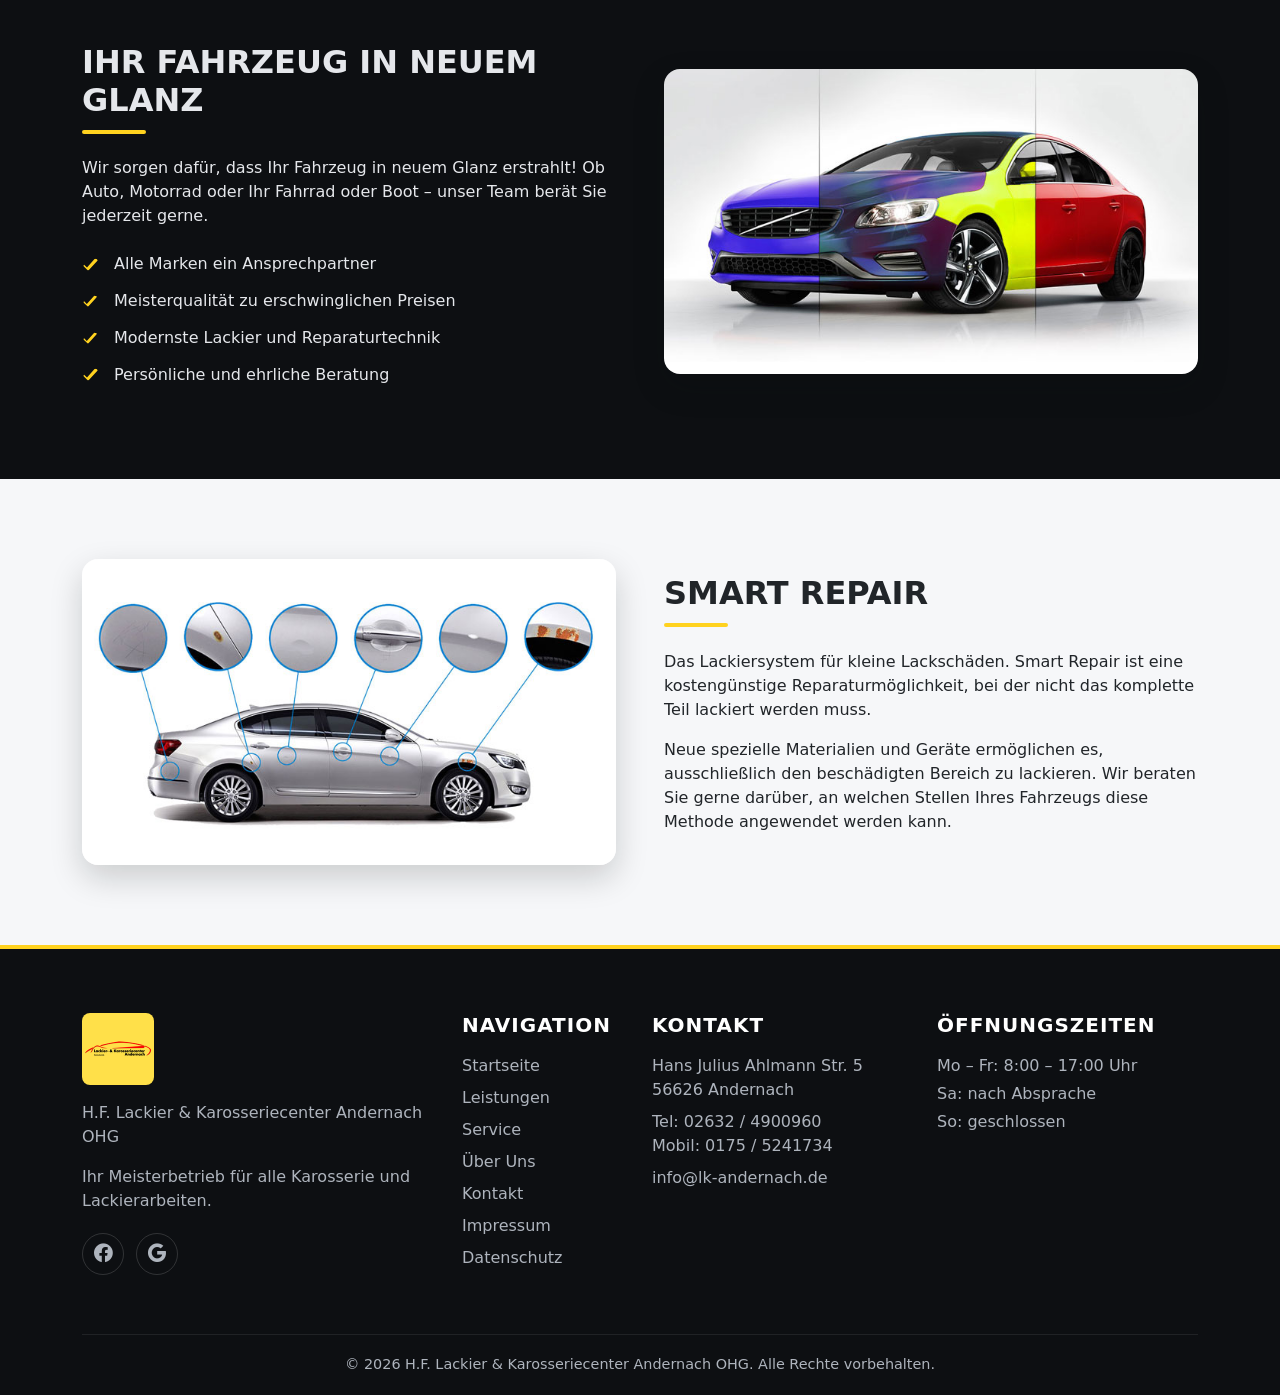
<file: leistungen.html>
<!DOCTYPE html>
<html lang="de">
<head>
  <meta charset="UTF-8">
  <meta name="viewport" content="width=device-width, initial-scale=1">
  <title>Leistungen | H.F. Lackier &amp; Karosseriecenter Andernach OHG</title>
  <meta name="description" content="Unsere Leistungen: Unfallinstandsetzung, Beulen- und Dellenentfernung, Polierarbeiten, Folierarbeiten, Felgenreparatur, Autoglas, Reifenservice, Lackierarbeiten, Sonderlackierungen und Smart Repair.">
  <link rel="icon" type="image/png" href="logo2.png">
  <link href="https://cdn.jsdelivr.net/npm/bootstrap@5.3.3/dist/css/bootstrap.min.css" rel="stylesheet">
  <link href="https://cdn.jsdelivr.net/npm/bootstrap-icons@1.11.3/font/bootstrap-icons.min.css" rel="stylesheet">
  <link href="css/style.css" rel="stylesheet">
</head>
<body>

  <div class="sticky-top">
  <!-- ===================== Navbar ===================== -->
  <nav class="navbar navbar-expand-lg navbar-dark navbar-lk">
    <div class="container">
      <a class="navbar-brand" href="index.html">
        <img src="logo3.png" alt="Lackier &amp; Karosseriecenter Andernach Meisterbetrieb">
      </a>
      <button class="navbar-toggler" type="button" data-bs-toggle="collapse" data-bs-target="#mainNav" aria-controls="mainNav" aria-expanded="false" aria-label="Navigation umschalten">
        <span class="navbar-toggler-icon"></span>
      </button>
      <div class="collapse navbar-collapse" id="mainNav">
        <ul class="navbar-nav ms-auto align-items-lg-center">
          <li class="nav-item"><a class="nav-link" href="index.html">Startseite</a></li>
          <li class="nav-item"><a class="nav-link active" aria-current="page" href="leistungen.html">Leistungen</a></li>
          <li class="nav-item"><a class="nav-link" href="service.html">Service</a></li>
          <li class="nav-item"><a class="nav-link" href="ueber-uns.html">Über Uns</a></li>
          <li class="nav-item"><a class="nav-link" href="kontakt.html">Kontakt</a></li>
        </ul>
      </div>
    </div>
  </nav>

  <!-- ===================== Sub-Bar ===================== -->
  <div class="topbar">
    <div class="container d-flex flex-wrap justify-content-center align-items-center gap-3 gap-lg-4">
      <a class="topbar-link" href="https://wa.me/491755241734" target="_blank" rel="noopener" aria-label="WhatsApp"><i class="bi bi-whatsapp"></i><span>WhatsApp</span></a>
      <a class="topbar-link" href="tel:+4926324900960" aria-label="Anrufen"><i class="bi bi-telephone-fill"></i><span>Anrufen</span></a>
      <a class="topbar-link" href="mailto:info@lk-andernach.de" aria-label="E-Mail schreiben"><i class="bi bi-envelope-fill"></i><span>E-Mail schreiben</span></a>
      <!-- Öffnungsstatus wird automatisch per js/opening-hours.js gesetzt (Mo–Fr 8–17 Uhr); "is-closed" ist der No-JS-Fallback -->
      <span class="topbar-status is-closed">
        <span class="status-dot" aria-hidden="true"></span>
        <span class="status-text-open">Jetzt geöffnet</span>
        <span class="status-text-closed">Jetzt geschlossen</span>
        <span class="status-hours">Mo–Fr 8–17 Uhr</span>
        <span class="status-tooltip" role="tooltip"><strong>Öffnungszeiten</strong><br>Mo – Fr: 8:00 – 17:00 Uhr<br>Sa: nach Absprache<br>So: geschlossen</span>
      </span>
    </div>
  </div>
  </div>

  <!-- ===================== Leistungen Grid ===================== -->
  <section class="section">
    <div class="container">
      <div class="row justify-content-center text-center mb-5">
        <div class="col-lg-8">
          <h2 class="section-title text-center">Rundum-Service</h2>
          <p class="text-secondary">Mit unserem kompetenten Rundum-Service für alle Marken bietet Ihnen unsere Fachwerkstatt alle Leistungen in Meisterqualität zu erschwinglichen Preisen.</p>
        </div>
      </div>
      <div class="row g-4">
        <div class="col-md-6 col-lg-4">
          <div class="card card-lk p-4">
            <div class="icon-wrap"><img src="css/car-repair-svgrepo-com.svg" alt="" loading="lazy"></div>
            <h5>Unfallinstandsetzung</h5>
            <p class="text-secondary mb-0">Fachgerechte Reparatur von Unfallschäden jeder Größe vom Blech bis zur Elektronik.</p>
          </div>
        </div>
        <div class="col-md-6 col-lg-4">
          <div class="card card-lk p-4">
            <div class="icon-wrap"><img src="css/car-repair-svgrepo-com%20(2).svg" alt="" loading="lazy"></div>
            <h5>Beulen &amp; Dellenentfernung</h5>
            <p class="text-secondary mb-0">Schonende Ausbeultechnik – häufig ganz ohne Neulackierung möglich.</p>
          </div>
        </div>
        <div class="col-md-6 col-lg-4">
          <div class="card card-lk p-4">
            <div class="icon-wrap"><img src="css/noun_cleancar_2603918.svg" alt="" loading="lazy"></div>
            <h5>Polierarbeiten</h5>
            <p class="text-secondary mb-0">Professionelle Lackaufbereitung für strahlenden Glanz wie am ersten Tag.</p>
          </div>
        </div>
        <div class="col-md-6 col-lg-4">
          <div class="card card-lk p-4">
            <div class="icon-wrap"><img src="css/noun_paintworn_6118146.svg" alt="" loading="lazy"></div>
            <h5>Folierarbeiten</h5>
            <p class="text-secondary mb-0">Hochwertige Fahrzeugfolierung vom Akzent bis zur Vollfolierung.</p>
          </div>
        </div>
        <div class="col-md-6 col-lg-4">
          <div class="card card-lk p-4">
            <div class="icon-wrap"><img src="css/noun_SportRim_119083.svg" alt="" loading="lazy"></div>
            <h5>Felgenreparatur</h5>
            <p class="text-secondary mb-0">Reparatur und Aufbereitung beschädigter Felgen in Erstausrüsterqualität.</p>
          </div>
        </div>
        <div class="col-md-6 col-lg-4">
          <div class="card card-lk p-4">
            <div class="icon-wrap"><img src="css/noun_carwindow_3650963.svg" alt="" loading="lazy"></div>
            <h5>Autoglas</h5>
            <p class="text-secondary mb-0">Reparatur und Austausch von Fahrzeugscheiben aller Art.</p>
          </div>
        </div>
        <div class="col-md-6 col-lg-4">
          <div class="card card-lk p-4">
            <div class="icon-wrap"><img src="css/noun_carwheel_7771946.svg" alt="" loading="lazy"></div>
            <h5>Reifenservice</h5>
            <p class="text-secondary mb-0">Reifenwechsel, Einlagerung und Beratung rund um Ihre Bereifung.</p>
          </div>
        </div>
        <div class="col-md-6 col-lg-4">
          <div class="card card-lk p-4">
            <div class="icon-wrap"><img src="css/noun_SprayGun_1979342.svg" alt="" loading="lazy"></div>
            <h5>Lackierarbeiten</h5>
            <p class="text-secondary mb-0">Teil und Volllackierung mit modernster Lackiertechnik und Farbtonabstimmung.</p>
          </div>
        </div>
        <div class="col-md-6 col-lg-4">
          <div class="card card-lk p-4">
            <div class="icon-wrap"><img src="css/noun_CarPaint_776620.svg" alt="" loading="lazy"></div>
            <h5>Design &amp; Sonderlackierungen</h5>
            <p class="text-secondary mb-0">Individuelle Lackierungen nach Ihren Wünschen für Auto, Motorrad, Fahrrad oder Boot.</p>
          </div>
        </div>
        <div class="col-md-6 col-lg-4">
          <div class="card card-lk p-4">
            <div class="icon-wrap"><img src="css/repair-svgrepo-com%20(1).svg" alt="" loading="lazy"></div>
            <h5>Smart Repair</h5>
            <p class="text-secondary mb-0">Kostengünstige Reparatur kleiner Lackschäden schnell und preiswert.</p>
          </div>
        </div>
          <div class="col-md-6 col-lg-4">
          <div class="card card-lk p-4">
            <div class="icon-wrap"><img src="css/images/noun_Boat_7943836.svg" alt="" loading="lazy"></div>
            <h5>Boots­lackierung und GFK</h5>
            <p class="text-secondary mb-0">Professionelle Lackierung und Reparatur von Booten sowie GFK-Oberflächen, Korrosions­schutz­beschichtung.</p>
          </div>
      </div>
        <div class="col-md-6 col-lg-4">
          <div class="card card-lk p-4">
            <div class="icon-wrap"><img src="css/images/noun_caravan_7810758.svg" alt="" loading="lazy"></div>
            <h5>Wohnmobil &amp; Caravan-Lackierung</h5>
            <p class="text-secondary mb-0">Professionelle Teil und Volllackierung für Wohnmobile, Wohnwagen und Caravans mit digitaler Farbtonbestimmung.</p>
          </div>
        </div>
      </div>
    </div>
  </section>
  

  <!-- ===================== Highlight ===================== -->
  <section class="section section-dark">
    <div class="container">
      <div class="row align-items-center g-4 g-lg-5">
        <div class="col-lg-6 order-lg-2">
          <img src="css/images/image2.jpg" class="img-fluid img-rounded" alt="Design- und Sonderlackierungen – Fahrzeug in verschiedenen Farben" loading="lazy">
        </div>
        <div class="col-lg-6 order-lg-1">
          <h2 class="section-title">Ihr Fahrzeug in neuem Glanz</h2>
          <p>Wir sorgen dafür, dass Ihr Fahrzeug in neuem Glanz erstrahlt! Ob Auto, Motorrad oder Ihr Fahrrad oder Boot – unser Team berät Sie jederzeit gerne.</p>
          <ul class="feature-list mt-4">
            <li>Alle Marken  ein Ansprechpartner</li>
            <li>Meisterqualität zu erschwinglichen Preisen</li>
            <li>Modernste Lackier und Reparaturtechnik</li>
            <li>Persönliche und ehrliche Beratung</li>
          </ul>
        </div>
      </div>
    </div>
  </section>


  <!-- ===================== Smart Repair ===================== -->
  <section class="section">
    <div class="container">
      <div class="row align-items-center g-4 g-lg-5">
        <div class="col-lg-6">
          <img src="css/images/image1.jpg" class="img-fluid img-rounded" alt="Smart Repair – kleine Lackschäden am Fahrzeug" loading="lazy">
        </div>
        <div class="col-lg-6">
          <h2 class="section-title">Smart Repair</h2>
          <p>Das Lackiersystem für kleine Lackschäden. Smart Repair ist eine kostengünstige Reparaturmöglichkeit, bei der nicht das komplette Teil lackiert werden muss.</p>
          <p>Neue spezielle Materialien und Geräte ermöglichen es, ausschließlich den beschädigten Bereich zu lackieren. Wir beraten Sie gerne darüber, an welchen Stellen Ihres Fahrzeugs diese Methode angewendet werden kann.</p>
        </div>
      </div>
    </div>
  </section>

  <!-- ===================== Footer ===================== -->
  <footer class="footer">
    <div class="container">
      <div class="row g-4">
        <div class="col-lg-4 brand">
          <img src="logo.png" alt="Lackier &amp; Karosseriecenter Andernach" class="mb-3">
          <p>H.F. Lackier &amp; Karosseriecenter Andernach OHG</p>
          <p>Ihr Meisterbetrieb für alle Karosserie und Lackierarbeiten.</p>
          <div class="social-links">
            <a href="https://www.facebook.com/p/Lackier-Karosseriecenter-Andernach-OHG-100046873130669" target="_blank" rel="noopener" aria-label="Facebook"><i class="bi bi-facebook"></i></a>
            <a href="https://share.google/bIWJFrAIaKMSexdzb" target="_blank" rel="noopener" aria-label="Google"><i class="bi bi-google"></i></a>
          </div>
        </div>
        <div class="col-6 col-lg-2">
          <h5>Navigation</h5>
          <ul class="list-unstyled">
            <li class="mb-2"><a href="index.html">Startseite</a></li>
            <li class="mb-2"><a href="leistungen.html">Leistungen</a></li>
            <li class="mb-2"><a href="service.html">Service</a></li>
            <li class="mb-2"><a href="ueber-uns.html">Über Uns</a></li>
            <li class="mb-2"><a href="kontakt.html">Kontakt</a></li>
            <li class="mb-2"><a href="impressum.html">Impressum</a></li>
            <li class="mb-2"><a href="datenschutz.html">Datenschutz</a></li>
          </ul>
        </div>
        <div class="col-6 col-lg-3">
          <h5>Kontakt</h5>
          <p class="mb-2">Hans Julius Ahlmann Str. 5<br>56626 Andernach</p>
          <p class="mb-2"><a href="tel:+4926324900960">Tel: 02632 / 4900960</a><br><a href="tel:+491755241734">Mobil: 0175 / 5241734</a></p>
          <p class="mb-0"><a href="mailto:info@lk-andernach.de">info@lk-andernach.de</a></p>
        </div>
        <div class="col-lg-3">
          <h5>Öffnungszeiten</h5>
          <p class="mb-1">Mo – Fr: 8:00 – 17:00 Uhr</p>
          <p class="mb-1">Sa: nach Absprache</p>
          <p class="mb-0">So: geschlossen</p>
        </div>
      </div>
      <div class="footer-bottom text-center">
        &copy; 2026 H.F. Lackier &amp; Karosseriecenter Andernach OHG. Alle Rechte vorbehalten.
      </div>
    </div>
  </footer>

  <a href="https://wa.me/491755241734" class="float-whatsapp" target="_blank" rel="noopener" aria-label="WhatsApp"><i class="bi bi-whatsapp"></i></a>

  <script src="https://cdn.jsdelivr.net/npm/bootstrap@5.3.3/dist/js/bootstrap.bundle.min.js"></script>
  <script src="js/opening-hours.js"></script>
</body>
</html>
</file>
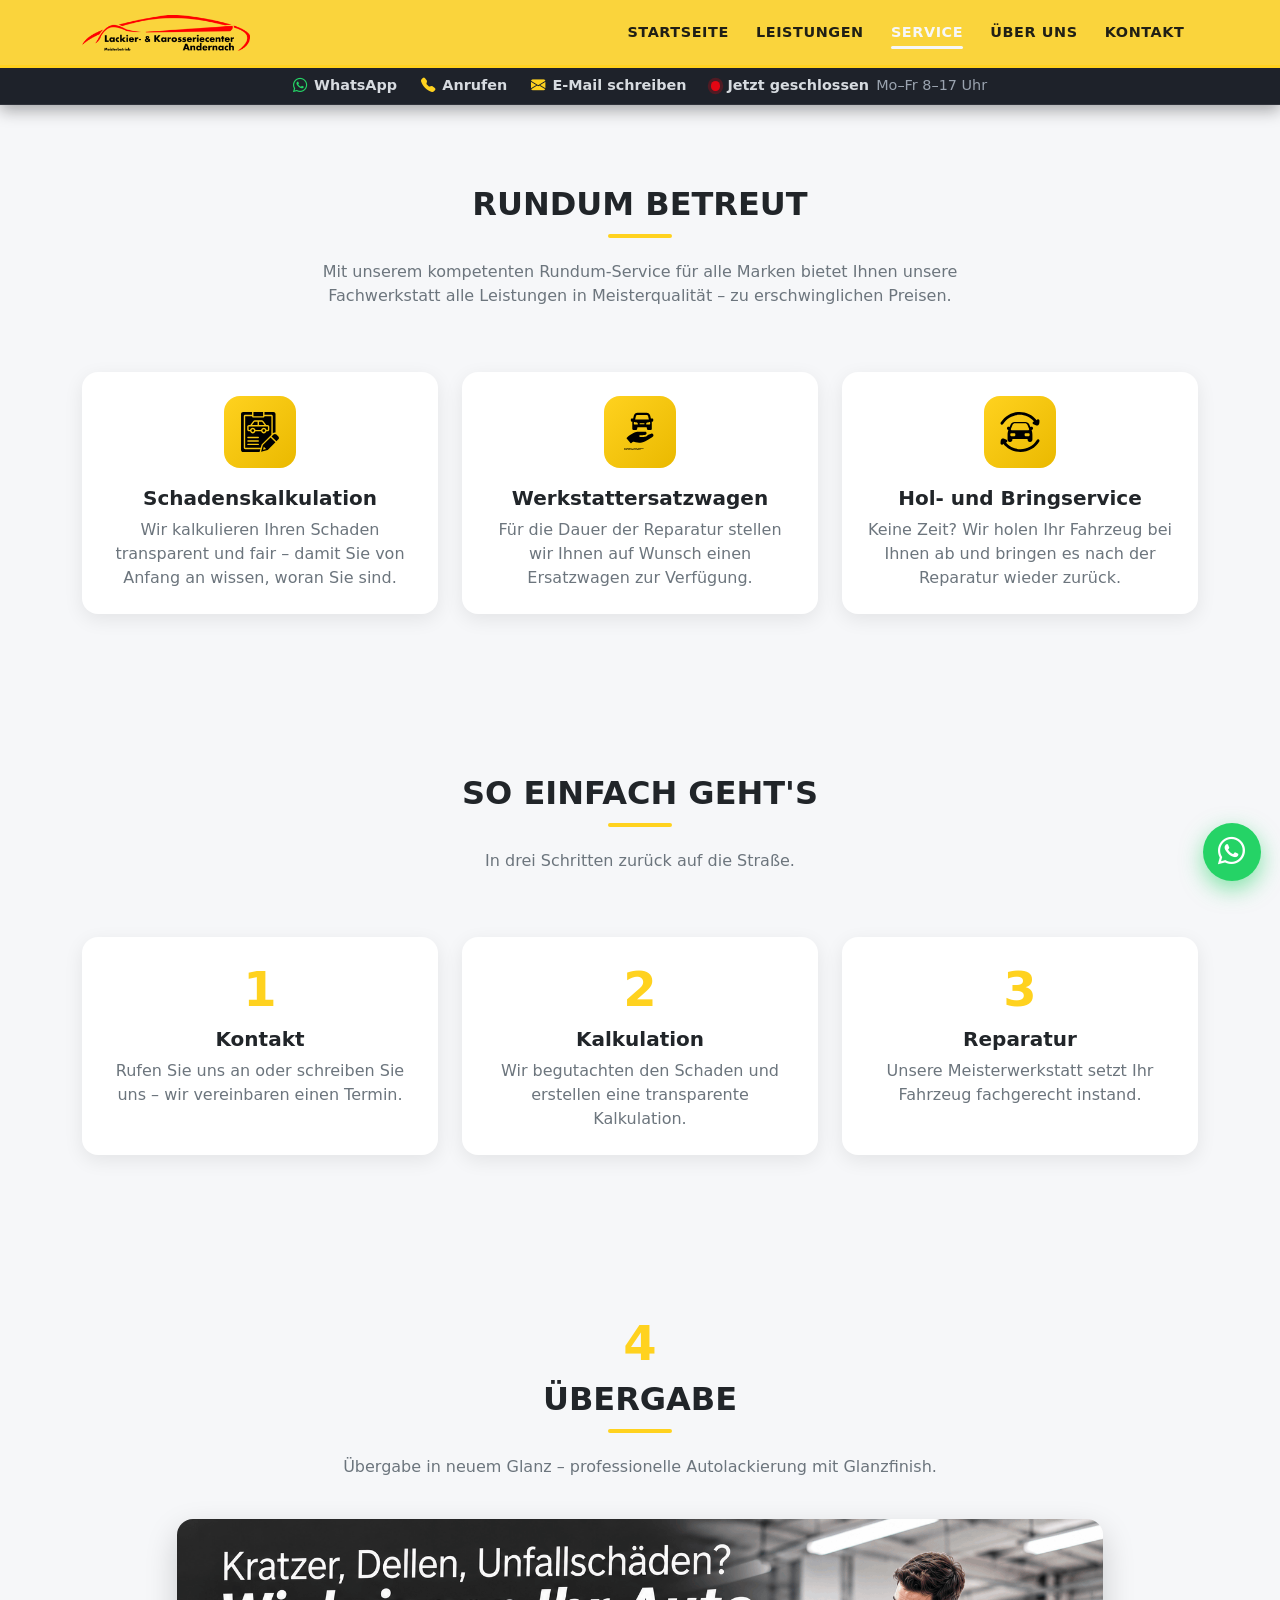
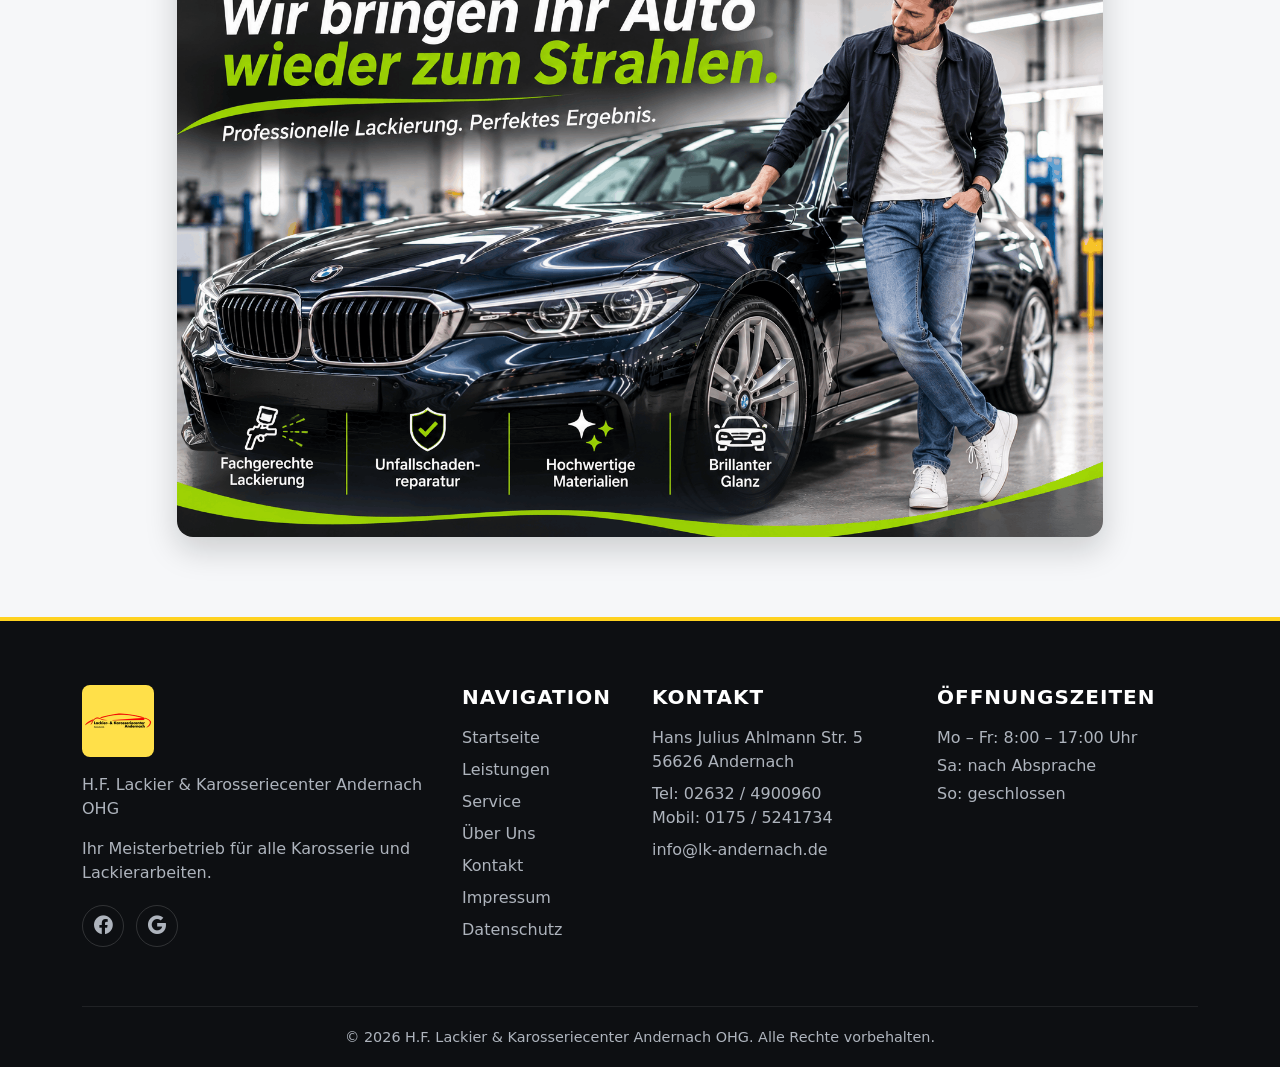
<file: service.html>
<!DOCTYPE html>
<html lang="de">
<head>
  <meta charset="UTF-8">
  <meta name="viewport" content="width=device-width, initial-scale=1">
  <title>Service | H.F. Lackier &amp; Karosseriecenter Andernach OHG</title>
  <link rel="icon" type="image/png" href="logo2.png">
  <meta name="description" content="Unser Service: Schadenskalkulation, Werkstattersatzwagen, Hol- und Bringservice sowie Smart Repair – kostengünstige Reparatur kleiner Lackschäden.">
  <link href="https://cdn.jsdelivr.net/npm/bootstrap@5.3.3/dist/css/bootstrap.min.css" rel="stylesheet">
  <link href="https://cdn.jsdelivr.net/npm/bootstrap-icons@1.11.3/font/bootstrap-icons.min.css" rel="stylesheet">
  <link href="css/style.css" rel="stylesheet">
</head>
<body>

  <div class="sticky-top">
  <!-- ===================== Navbar ===================== -->
  <nav class="navbar navbar-expand-lg navbar-dark navbar-lk">
    <div class="container">
      <a class="navbar-brand" href="index.html">
        <img src="logo3.png" alt="Lackier &amp; Karosseriecenter Andernach Meisterbetrieb">
      </a>
      <button class="navbar-toggler" type="button" data-bs-toggle="collapse" data-bs-target="#mainNav" aria-controls="mainNav" aria-expanded="false" aria-label="Navigation umschalten">
        <span class="navbar-toggler-icon"></span>
      </button>
      <div class="collapse navbar-collapse" id="mainNav">
        <ul class="navbar-nav ms-auto align-items-lg-center">
          <li class="nav-item"><a class="nav-link" href="index.html">Startseite</a></li>
          <li class="nav-item"><a class="nav-link" href="leistungen.html">Leistungen</a></li>
          <li class="nav-item"><a class="nav-link active" aria-current="page" href="service.html">Service</a></li>
          <li class="nav-item"><a class="nav-link" href="ueber-uns.html">Über Uns</a></li>
          <li class="nav-item"><a class="nav-link" href="kontakt.html">Kontakt</a></li>
        </ul>
      </div>
    </div>
  </nav>

  <!-- ===================== Sub-Bar ===================== -->
  <div class="topbar">
    <div class="container d-flex flex-wrap justify-content-center align-items-center gap-3 gap-lg-4">
      <a class="topbar-link" href="https://wa.me/491755241734" target="_blank" rel="noopener" aria-label="WhatsApp"><i class="bi bi-whatsapp"></i><span>WhatsApp</span></a>
      <a class="topbar-link" href="tel:+4926324900960" aria-label="Anrufen"><i class="bi bi-telephone-fill"></i><span>Anrufen</span></a>
      <a class="topbar-link" href="mailto:info@lk-andernach.de" aria-label="E-Mail schreiben"><i class="bi bi-envelope-fill"></i><span>E-Mail schreiben</span></a>
      <!-- Öffnungsstatus wird automatisch per js/opening-hours.js gesetzt (Mo–Fr 8–17 Uhr); "is-closed" ist der No-JS-Fallback -->
      <span class="topbar-status is-closed">
        <span class="status-dot" aria-hidden="true"></span>
        <span class="status-text-open">Jetzt geöffnet</span>
        <span class="status-text-closed">Jetzt geschlossen</span>
        <span class="status-hours">Mo–Fr 8–17 Uhr</span>
        <span class="status-tooltip" role="tooltip"><strong>Öffnungszeiten</strong><br>Mo – Fr: 8:00 – 17:00 Uhr<br>Sa: nach Absprache<br>So: geschlossen</span>
      </span>
    </div>
  </div>
  </div>

  <!-- ===================== Service Cards ===================== -->
  <section class="section">
    <div class="container">
      <div class="row justify-content-center text-center mb-5">
        <div class="col-lg-8">
          <h2 class="section-title text-center">Rundum betreut</h2>
          <p class="text-secondary">Mit unserem kompetenten Rundum-Service für alle Marken bietet Ihnen unsere Fachwerkstatt alle Leistungen in Meisterqualität – zu erschwinglichen Preisen.</p>
        </div>
      </div>
      <div class="row g-4">
        <div class="col-md-4">
          <div class="card card-lk p-4 text-center">
            <div class="icon-wrap mx-auto"><img src="css/car-repair-car-svgrepo-com%20(3).svg" alt="" loading="lazy"></div>
            <h5>Schadenskalkulation</h5>
            <p class="text-secondary mb-0">Wir kalkulieren Ihren Schaden transparent und fair – damit Sie von Anfang an wissen, woran Sie sind.</p>
          </div>
        </div>
        <div class="col-md-4">
          <div class="card card-lk p-4 text-center">
            <div class="icon-wrap mx-auto"><img src="css/noun_Car_2604166.svg" alt="" loading="lazy"></div>
            <h5>Werkstattersatzwagen</h5>
            <p class="text-secondary mb-0">Für die Dauer der Reparatur stellen wir Ihnen auf Wunsch einen Ersatzwagen zur Verfügung.</p>
          </div>
        </div>
        <div class="col-md-4">
          <div class="card card-lk p-4 text-center">
            <div class="icon-wrap mx-auto"><img src="css/refreshing-car-svgrepo-com.svg" alt="" loading="lazy"></div>
            <h5>Hol- und Bringservice</h5>
            <p class="text-secondary mb-0">Keine Zeit? Wir holen Ihr Fahrzeug bei Ihnen ab und bringen es nach der Reparatur wieder zurück.</p>
          </div>
        </div>
      </div>
    </div>
  </section>

  <!-- ===================== Ablauf ===================== -->
  <section class="section">
    <div class="container">
      <div class="row justify-content-center text-center mb-5">
        <div class="col-lg-8">
          <h2 class="section-title text-center">So einfach geht's</h2>
          <p class="text-secondary">In drei Schritten zurück auf die Straße.</p>
        </div>
      </div>
      <div class="row g-4">
        <div class="col-md-4">
          <div class="card card-lk p-4 text-center">
            <div class="display-5 fw-bold text-yellow mb-2">1</div>
            <h5>Kontakt</h5>
            <p class="text-secondary mb-0">Rufen Sie uns an oder schreiben Sie uns – wir vereinbaren einen Termin.</p>
          </div>
        </div>
        <div class="col-md-4">
          <div class="card card-lk p-4 text-center">
            <div class="display-5 fw-bold text-yellow mb-2">2</div>
            <h5>Kalkulation</h5>
            <p class="text-secondary mb-0">Wir begutachten den Schaden und erstellen eine transparente Kalkulation.</p>
          </div>
        </div>
        <div class="col-md-4">
          <div class="card card-lk p-4 text-center">
            <div class="display-5 fw-bold text-yellow mb-2">3</div>
            <h5>Reparatur</h5>
            <p class="text-secondary mb-0">Unsere Meisterwerkstatt setzt Ihr Fahrzeug fachgerecht instand.</p>
          </div>
        </div>
      </div>
  </section>

  <!-- ===================== Übergabe ===================== -->
  <section class="section">
    <div class="container">
      <div class="row justify-content-center text-center mb-4">
        <div class="col-lg-8">
          <div class="display-5 fw-bold text-yellow mb-2">4</div>
          <h2 class="section-title text-center">Übergabe</h2>
          <p class="text-secondary">Übergabe in neuem Glanz – professionelle Autolackierung mit Glanzfinish.</p>
        </div>
      </div>
      <div class="row justify-content-center">
        <div class="col-lg-10 text-center">
          <img src="css/images/Professionelle%20Autolackierung%20mit%20Glanz%20.png" class="img-fluid img-rounded" alt="Übergabe: fertig lackiertes Fahrzeug in neuem Glanz" loading="lazy">
        </div>
      </div>
    </div>
  </section>


  <!-- ===================== Footer ===================== -->
  <footer class="footer">
    <div class="container">
      <div class="row g-4">
        <div class="col-lg-4 brand">
          <img src="logo.png" alt="Lackier &amp; Karosseriecenter Andernach" class="mb-3">
          <p>H.F. Lackier &amp; Karosseriecenter Andernach OHG</p>  Ihr Meisterbetrieb für alle Karosserie und Lackierarbeiten.</p>
          <div class="social-links">
            <a href="https://www.facebook.com/p/Lackier-Karosseriecenter-Andernach-OHG-100046873130669" target="_blank" rel="noopener" aria-label="Facebook"><i class="bi bi-facebook"></i></a>
            <a href="https://share.google/bIWJFrAIaKMSexdzb" target="_blank" rel="noopener" aria-label="Google"><i class="bi bi-google"></i></a>
          </div>
        </div>
        <div class="col-6 col-lg-2">
          <h5>Navigation</h5>
          <ul class="list-unstyled">
            <li class="mb-2"><a href="index.html">Startseite</a></li>
            <li class="mb-2"><a href="leistungen.html">Leistungen</a></li>
            <li class="mb-2"><a href="service.html">Service</a></li>
            <li class="mb-2"><a href="ueber-uns.html">Über Uns</a></li>
            <li class="mb-2"><a href="kontakt.html">Kontakt</a></li>
            <li class="mb-2"><a href="impressum.html">Impressum</a></li>
            <li class="mb-2"><a href="datenschutz.html">Datenschutz</a></li>
          </ul>
        </div>
        <div class="col-6 col-lg-3">
          <h5>Kontakt</h5>
          <p class="mb-2">Hans Julius Ahlmann Str. 5<br>56626 Andernach</p>
          <p class="mb-2"><a href="tel:+4926324900960">Tel: 02632 / 4900960</a><br><a href="tel:+491755241734">Mobil: 0175 / 5241734</a></p>
          <p class="mb-0"><a href="mailto:info@lk-andernach.de">info@lk-andernach.de</a></p>
        </div>
        <div class="col-lg-3">
          <h5>Öffnungszeiten</h5>
          <p class="mb-1">Mo – Fr: 8:00 – 17:00 Uhr</p>
          <p class="mb-1">Sa: nach Absprache</p>
          <p class="mb-0">So: geschlossen</p>
        </div>
      </div>
      <div class="footer-bottom text-center">
        &copy; 2026 H.F. Lackier &amp; Karosseriecenter Andernach OHG. Alle Rechte vorbehalten.
      </div>
    </div>
  </footer>

  <a href="https://wa.me/491755241734" class="float-whatsapp" target="_blank" rel="noopener" aria-label="WhatsApp"><i class="bi bi-whatsapp"></i></a>

  <script src="https://cdn.jsdelivr.net/npm/bootstrap@5.3.3/dist/js/bootstrap.bundle.min.js"></script>
  <script src="js/opening-hours.js"></script>
</body>
</html>
</file>
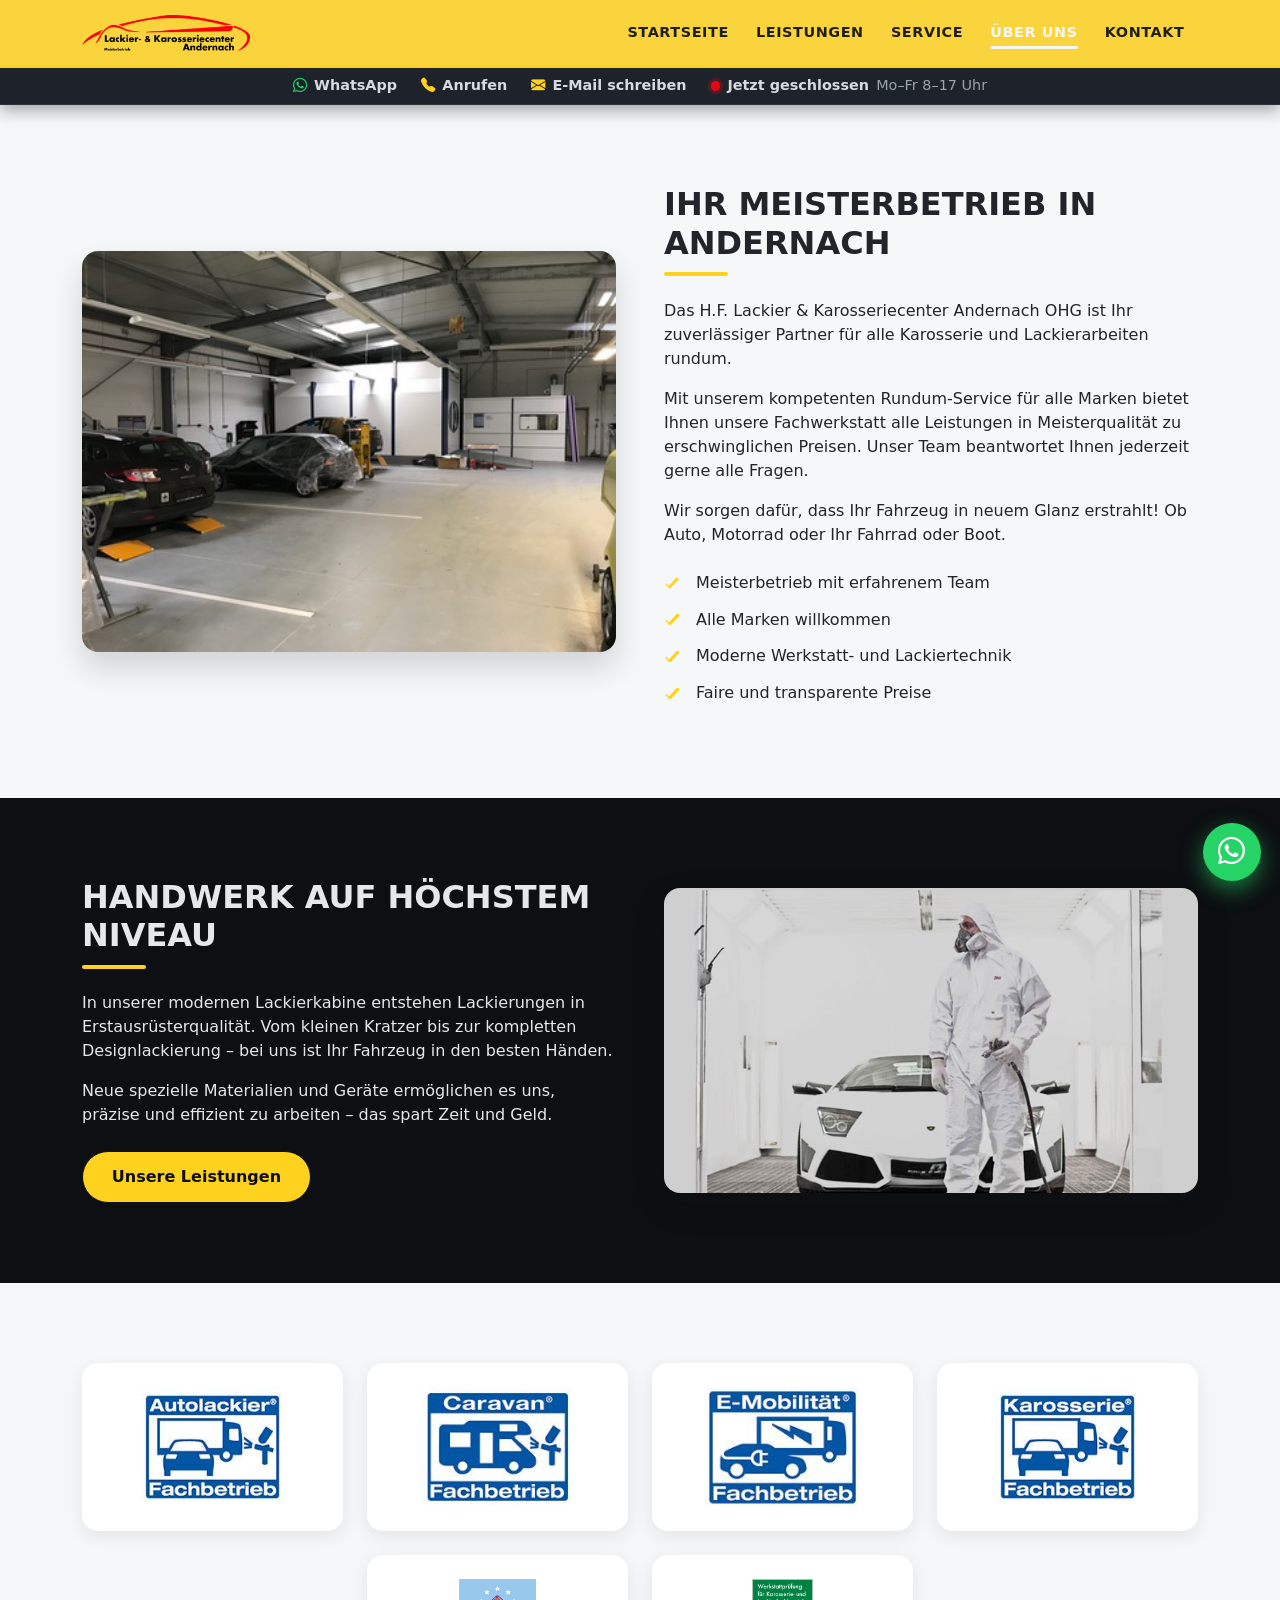
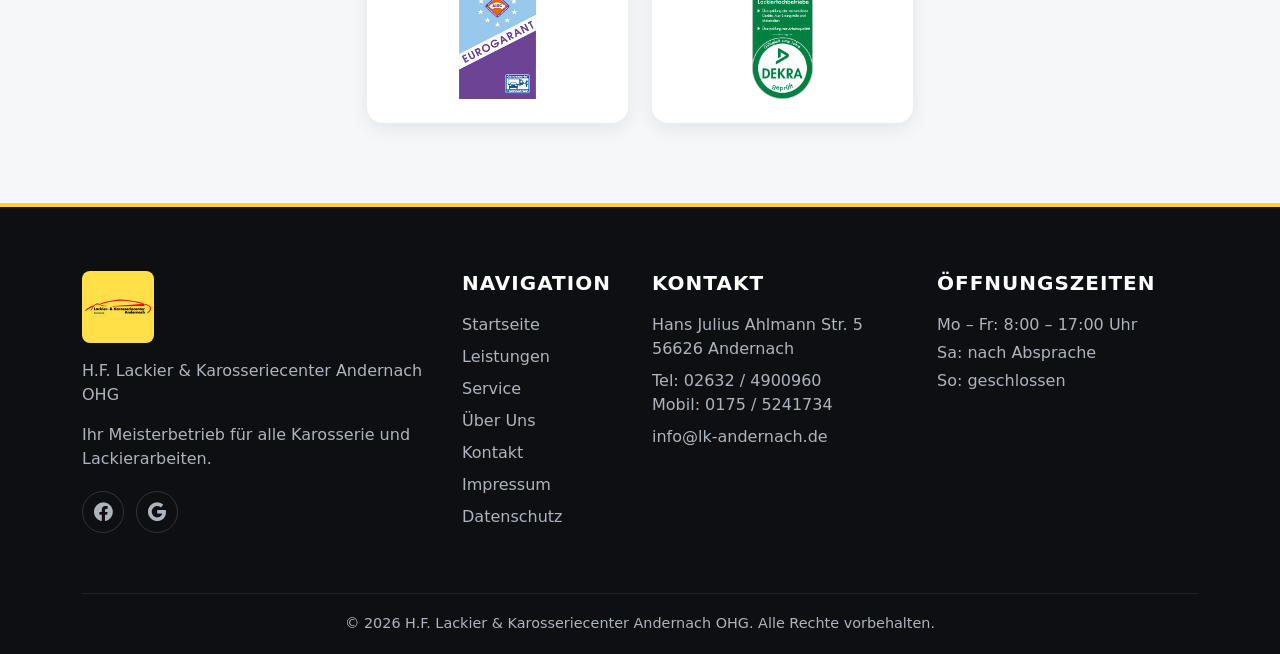
<file: ueber-uns.html>
<!DOCTYPE html>
<html lang="de">
<head>
  <meta charset="UTF-8">
  <meta name="viewport" content="width=device-width, initial-scale=1">
  <title>Über Uns | H.F. Lackier &amp; Karosseriecenter Andernach OHG</title>
  <meta name="description" content="Lernen Sie das H.F. Lackier- &amp; Karosseriecenter Andernach kennen – Ihr Meisterbetrieb für Karosserie- und Lackierarbeiten in Andernach.">
  <link rel="icon" type="image/png" href="logo2.png">
  <link href="https://cdn.jsdelivr.net/npm/bootstrap@5.3.3/dist/css/bootstrap.min.css" rel="stylesheet">
  <link href="https://cdn.jsdelivr.net/npm/bootstrap-icons@1.11.3/font/bootstrap-icons.min.css" rel="stylesheet">
  <link href="css/style.css" rel="stylesheet">
</head>
<body>

  <div class="sticky-top">
  <!-- ===================== Navbar ===================== -->
  <nav class="navbar navbar-expand-lg navbar-dark navbar-lk">
    <div class="container">
      <a class="navbar-brand" href="index.html">
        <img src="logo3.png" alt="Lackier &amp; Karosseriecenter Andernach  Meisterbetrieb">
      </a>
      <button class="navbar-toggler" type="button" data-bs-toggle="collapse" data-bs-target="#mainNav" aria-controls="mainNav" aria-expanded="false" aria-label="Navigation umschalten">
        <span class="navbar-toggler-icon"></span>
      </button>
      <div class="collapse navbar-collapse" id="mainNav">
        <ul class="navbar-nav ms-auto align-items-lg-center">
          <li class="nav-item"><a class="nav-link" href="index.html">Startseite</a></li>
          <li class="nav-item"><a class="nav-link" href="leistungen.html">Leistungen</a></li>
          <li class="nav-item"><a class="nav-link" href="service.html">Service</a></li>
          <li class="nav-item"><a class="nav-link active" aria-current="page" href="ueber-uns.html">Über Uns</a></li>
          <li class="nav-item"><a class="nav-link" href="kontakt.html">Kontakt</a></li>
        </ul>
      </div>
    </div>
  </nav>

  <!-- ===================== Sub-Bar ===================== -->
  <div class="topbar">
    <div class="container d-flex flex-wrap justify-content-center align-items-center gap-3 gap-lg-4">
      <a class="topbar-link" href="https://wa.me/491755241734" target="_blank" rel="noopener" aria-label="WhatsApp"><i class="bi bi-whatsapp"></i><span>WhatsApp</span></a>
      <a class="topbar-link" href="tel:+4926324900960" aria-label="Anrufen"><i class="bi bi-telephone-fill"></i><span>Anrufen</span></a>
      <a class="topbar-link" href="mailto:info@lk-andernach.de" aria-label="E-Mail schreiben"><i class="bi bi-envelope-fill"></i><span>E-Mail schreiben</span></a>
      <!-- Öffnungsstatus wird automatisch per js/opening-hours.js gesetzt (Mo–Fr 8–17 Uhr); "is-closed" ist der No-JS-Fallback -->
      <span class="topbar-status is-closed">
        <span class="status-dot" aria-hidden="true"></span>
        <span class="status-text-open">Jetzt geöffnet</span>
        <span class="status-text-closed">Jetzt geschlossen</span>
        <span class="status-hours">Mo–Fr 8–17 Uhr</span>
        <span class="status-tooltip" role="tooltip"><strong>Öffnungszeiten</strong><br>Mo – Fr: 8:00 – 17:00 Uhr<br>Sa: nach Absprache<br>So: geschlossen</span>
      </span>
    </div>
  </div>
  </div>

  <!-- ===================== Über uns ===================== -->
  <section class="section">
    <div class="container">
      <div class="row align-items-center g-4 g-lg-5">
        <div class="col-lg-6">
          <div class="simple-carousel">
            <div class="simple-carousel-track">
              <img src="css/images/hall.jpg" alt="Werkstatthalle">
              <img src="css/images/logo.png" alt="H.F. Lackier &amp; Karosseriecenter Logo">
              <img src="css/images/freshpaint.webp" alt="Frische Lackierung">
              <img src="css/images/LK.webp" alt="LK">
              <img src="css/images/fk.webp" alt="FK">
              <img src="css/images/hall.jpg" alt="" aria-hidden="true">
            </div>
          </div>
        </div>
        <div class="col-lg-6">
          <h2 class="section-title">Ihr Meisterbetrieb in Andernach</h2>
          <p>Das H.F. Lackier &amp; Karosseriecenter Andernach OHG ist Ihr zuverlässiger Partner für alle Karosserie und Lackierarbeiten rundum.</p>
          <p>Mit unserem kompetenten Rundum-Service für alle Marken bietet Ihnen unsere Fachwerkstatt alle Leistungen in Meisterqualität zu erschwinglichen Preisen. Unser Team beantwortet Ihnen jederzeit gerne alle Fragen.</p>
          <p>Wir sorgen dafür, dass Ihr Fahrzeug in neuem Glanz erstrahlt! Ob Auto, Motorrad oder Ihr Fahrrad oder Boot.</p>
          <ul class="feature-list mt-4">
            <li>Meisterbetrieb mit erfahrenem Team</li>
            <li>Alle Marken willkommen</li>
            <li>Moderne Werkstatt- und Lackiertechnik</li>
            <li>Faire und transparente Preise</li>
          </ul>
        </div>
      </div>
    </div>
  </section>

  <!-- ===================== Werkstatt ===================== -->
  <section class="section section-dark">
    <div class="container">
      <div class="row align-items-center g-4 g-lg-5">
        <div class="col-lg-6 order-lg-2">
          <img src="css/images/image3.jpg" class="img-fluid img-rounded" alt="Professionelle Lackierkabine" loading="lazy">
        </div>
        <div class="col-lg-6 order-lg-1">
          <h2 class="section-title">Handwerk auf höchstem Niveau</h2>
          <p>In unserer modernen Lackierkabine entstehen Lackierungen in Erstausrüsterqualität. Vom kleinen Kratzer bis zur kompletten Designlackierung – bei uns ist Ihr Fahrzeug in den besten Händen.</p>
          <p>Neue spezielle Materialien und Geräte ermöglichen es uns, präzise und effizient zu arbeiten – das spart Zeit und Geld.</p>
          <a href="leistungen.html" class="btn btn-lk mt-2">Unsere Leistungen</a>
        </div>
      </div>
    </div>
  </section>

  <!-- ===================== Auszeichnungen ===================== -->
  <section class="section">
    <div class="container">
      <div class="row g-4 justify-content-center">
        <div class="col-6 col-md-3">
          <div class="card card-lk p-4 text-center h-100">
            <img src="css/images/autolackier-fachbetrieb.jpg" class="img-fluid mx-auto" alt="Autolackier Fachbetrieb" loading="lazy" style="max-height:120px;object-fit:contain;">
          </div>
        </div>
        <div class="col-6 col-md-3">
          <div class="card card-lk p-4 text-center h-100">
            <img src="css/images/caravan-fachbetrieb.jpg" class="img-fluid mx-auto" alt="Caravan Fachbetrieb" loading="lazy" style="max-height:120px;object-fit:contain;">
          </div>
        </div>
        <div class="col-6 col-md-3">
          <div class="card card-lk p-4 text-center h-100">
            <img src="css/images/emobilitaet-fachbetrieb.jpg" class="img-fluid mx-auto" alt="E-Mobilität Fachbetrieb" loading="lazy" style="max-height:120px;object-fit:contain;">
          </div>
        </div>
        <div class="col-6 col-md-3">
          <div class="card card-lk p-4 text-center h-100">
            <img src="css/images/karosserie-fachbetrieb.jpg" class="img-fluid mx-auto" alt="Eurogarant – Karosserie Fachbetrieb" loading="lazy" style="max-height:120px;object-fit:contain;">
          </div>
        </div>
        <div class="col-6 col-md-3">
          <div class="card card-lk p-4 text-center h-100">
            <img src="css/images/Eurogarant_Logo.png" class="img-fluid mx-auto" alt="Karosserie Fachbetrieb" loading="lazy" style="max-height:120px;object-fit:contain;">
          </div>
        </div>
        <div class="col-6 col-md-3">
          <div class="card card-lk p-4 text-center h-100">
            <img src="css/images/siegel-dekra.avif" class="img-fluid mx-auto" alt="DEKRA Siegel" loading="lazy" style="max-height:120px;object-fit:contain;">
          </div>
        </div>
      </div>
    </div>
  </section>

  <!-- ===================== Footer ===================== -->
  <footer class="footer">
    <div class="container">
      <div class="row g-4">
        <div class="col-lg-4 brand">
          <img src="logo.png" alt="Lackier &amp; Karosseriecenter Andernach" class="mb-3">
          <p>H.F. Lackier &amp; Karosseriecenter Andernach OHG</p>
          <p>Ihr Meisterbetrieb für alle Karosserie und Lackierarbeiten.</p>
          <div class="social-links">
            <a href="https://www.facebook.com/p/Lackier-Karosseriecenter-Andernach-OHG-100046873130669" target="_blank" rel="noopener" aria-label="Facebook"><i class="bi bi-facebook"></i></a>
            <a href="https://share.google/bIWJFrAIaKMSexdzb" target="_blank" rel="noopener" aria-label="Google"><i class="bi bi-google"></i></a>
          </div>
        </div>
        <div class="col-6 col-lg-2">
          <h5>Navigation</h5>
          <ul class="list-unstyled">
            <li class="mb-2"><a href="index.html">Startseite</a></li>
            <li class="mb-2"><a href="leistungen.html">Leistungen</a></li>
            <li class="mb-2"><a href="service.html">Service</a></li>
            <li class="mb-2"><a href="ueber-uns.html">Über Uns</a></li>
            <li class="mb-2"><a href="kontakt.html">Kontakt</a></li>
            <li class="mb-2"><a href="impressum.html">Impressum</a></li>
            <li class="mb-2"><a href="datenschutz.html">Datenschutz</a></li>
          </ul>
        </div>
        <div class="col-6 col-lg-3">
          <h5>Kontakt</h5>
          <p class="mb-2">Hans Julius Ahlmann Str. 5<br>56626 Andernach</p>
          <p class="mb-2"><a href="tel:+4926324900960">Tel: 02632 / 4900960</a><br><a href="tel:+491755241734">Mobil: 0175 / 5241734</a></p>
          <p class="mb-0"><a href="mailto:info@lk-andernach.de">info@lk-andernach.de</a></p>
        </div>
        <div class="col-lg-3">
          <h5>Öffnungszeiten</h5>
          <p class="mb-1">Mo – Fr: 8:00 – 17:00 Uhr</p>
          <p class="mb-1">Sa: nach Absprache</p>
          <p class="mb-0">So: geschlossen</p>
        </div>
      </div>
      <div class="footer-bottom text-center">
        &copy; 2026 H.F. Lackier &amp; Karosseriecenter Andernach OHG. Alle Rechte vorbehalten.
      </div>
    </div>
  </footer>

  <a href="https://wa.me/491755241734" class="float-whatsapp" target="_blank" rel="noopener" aria-label="WhatsApp"><i class="bi bi-whatsapp"></i></a>

  <script src="https://cdn.jsdelivr.net/npm/bootstrap@5.3.3/dist/js/bootstrap.bundle.min.js"></script>
  <script src="js/opening-hours.js"></script>
</body>
</html>
</file>
<file: css/style.css>
/* ============================================================
   H.F. Lackier- & Karosseriecenter Andernach – Custom Styles
   ============================================================ */

:root {
  --lk-red: #e30613;
  --lk-red-dark: #b0050f;
  --lk-yellow: #ffd21f;
  --lk-yellow-dark: #eab900;
  --lk-dark: #0d0f12;
  --lk-dark-2: #16191f;
  --lk-dark-3: #1e222a;
  --lk-light: #f6f7f9;
  --lk-muted: #9aa3af;
}

html {
  scroll-behavior: smooth;
}

body {
  font-family: "Segoe UI", system-ui, -apple-system, Roboto, "Helvetica Neue", Arial, sans-serif;
  background-color: var(--lk-light);
  color: #212529;
  overflow-x: hidden;
  overflow-wrap: break-word;
}

h1, h2, h3, h4, h5, h6 {
  font-weight: 700;
}

/* ---------- Buttons ---------- */
.btn-lk {
  background-color: var(--lk-yellow);
  border-color: var(--lk-dark);
  color: var(--lk-dark);
  font-weight: 700;
  padding: .8rem 1.8rem;
  border-radius: 50rem;
  transition: all .25s ease;
}

.btn-lk:hover, .btn-lk:focus {
  background-color: var(--lk-yellow);
  border-color: var(--lk-yellow);
  color: var(--lk-dark);
  transform: translateY(-2px);
  box-shadow: 0 .5rem 1.2rem var(--lk-yellow);
}

.btn-outline-lk {
  border: 2px solid var(--lk-yellow);
  color: var(--lk-yellow);
  font-weight: 600;
  padding: .8rem 1.8rem;
  border-radius: 50rem;
  transition: all .25s ease;
}

.btn-outline-lk:hover {
  background-color: var(--lk-yellow);
  color: var(--lk-dark);
  transform: translateY(-2px);
}

/* ---------- Sub-Bar (Topbar) ---------- */
.topbar {
  background-color: var(--lk-dark-3);
  border-bottom: 1px solid rgba(255, 255, 255, .08);
  box-shadow: 0 .35rem 1rem rgba(13, 15, 18, .35);
  padding: .45rem 0;
  font-size: .9rem;
}

.topbar-link {
  color: #d7dbe0;
  text-decoration: none;
  display: inline-flex;
  align-items: center;
  gap: .45rem;
  font-weight: 600;
  transition: color .2s ease;
}

.topbar-link i {
  color: var(--lk-yellow);
  transition: color .2s ease;
}

.topbar-link .bi-whatsapp {
  color: #25d366;
}

.topbar-link:hover,
.topbar-link:hover i {
  color: var(--lk-yellow);
}

.topbar-link:hover .bi-whatsapp {
  color: #25d366;
}

@media (max-width: 575.98px) {
  .topbar-link span {
    display: none;
  }

  .topbar-link i {
    font-size: 1.15rem;
  }
}

/* ---------- Öffnungsstatus-Indicator (Sub-Bar) ---------- */
.topbar-status {
  position: relative;
  display: inline-flex;
  align-items: center;
  gap: .45rem;
  color: #d7dbe0;
  font-weight: 600;
}

.status-dot {
  width: .6rem;
  height: .6rem;
  border-radius: 50%;
  flex-shrink: 0;
}

.topbar-status.is-open .status-dot {
  background-color: #22c55e;
  animation: status-pulse 1.8s ease-out infinite;
}

.topbar-status.is-closed .status-dot {
  background-color: var(--lk-red);
  box-shadow: 0 0 0 .2rem rgba(227, 6, 19, .25);
}

@keyframes status-pulse {
  0%   { box-shadow: 0 0 0 0 rgba(34, 197, 94, .45); }
  70%  { box-shadow: 0 0 0 .45rem rgba(34, 197, 94, 0); }
  100% { box-shadow: 0 0 0 0 rgba(34, 197, 94, 0); }
}

.topbar-status.is-open .status-text-closed,
.topbar-status.is-closed .status-text-open {
  display: none;
}

.status-hours {
  color: var(--lk-muted);
  font-weight: 500;
}

/* Tooltip mit allen Öffnungszeiten – reines CSS (Hover) */
.status-tooltip {
  position: absolute;
  top: calc(100% + .6rem);
  left: 50%;
  transform: translateX(-50%) translateY(-.3rem);
  background-color: var(--lk-dark-2);
  border: 1px solid rgba(255, 255, 255, .12);
  border-radius: .5rem;
  box-shadow: 0 .5rem 1.2rem rgba(13, 15, 18, .45);
  color: #d7dbe0;
  font-size: .8rem;
  font-weight: 500;
  line-height: 1.5;
  white-space: nowrap;
  padding: .55rem .8rem;
  opacity: 0;
  visibility: hidden;
  transition: opacity .2s ease, transform .2s ease, visibility .2s;
  z-index: 1050;
}

.status-tooltip strong {
  color: var(--lk-yellow);
}

.topbar-status:hover .status-tooltip {
  opacity: 1;
  visibility: visible;
  transform: translateX(-50%) translateY(0);
}

@media (prefers-reduced-motion: reduce) {
  .topbar-status.is-open .status-dot {
    animation: none;
    box-shadow: 0 0 0 .2rem rgba(34, 197, 94, .25);
  }
}

@media (max-width: 575.98px) {
  .status-hours,
  .status-tooltip {
    display: none;
  }
}

/* ---------- Navbar ---------- */
.navbar-lk {
  background-color: #fad43c;
  backdrop-filter: blur(40px);
  border-bottom: 3px solid var(--lk-yellow);
  padding-top: .6rem;
  padding-bottom: .6rem;
}

.navbar-lk .navbar-brand img {
  height: 36px;
  width: auto;
  border-radius: .5rem;
 
}

.navbar-lk .nav-link {
  color: rgba(13, 15, 18, .92);
  font-weight: 600;
  text-transform: uppercase;
  letter-spacing: .04em;
  font-size: .9rem;
  margin: 0 .35rem;
  position: relative;
  transition: color .2s ease;
}

.navbar-lk .nav-link::after {
  content: "";
  position: absolute;
  left: .5rem;
  right: .5rem;
  bottom: .15rem;
  height: 3px;
  background: var(--lk-light);
  border-radius: 2px;
  transform: scaleX(0);
  transform-origin: left;
  transition: transform .25s ease;
}

.navbar-lk .nav-link:hover,
.navbar-lk .nav-link.active {
  color: var(--lk-light);
}

.navbar-lk .nav-link:hover::after,
.navbar-lk .nav-link.active::after {
  transform: scaleX(1);
}

.navbar-lk .navbar-toggler {
  border-color: rgba(255, 255, 255, .4);
}

.navbar-lk .navbar-toggler:focus {
  box-shadow: 0 0 0 .2rem rgba(255, 210, 31, .4);
}

/* ---------- Hero ---------- */
.hero {
  position: relative;
  min-height: 92vh;
  display: flex;
  align-items: center;
  color: #fff;
  background: url("images/Hero1.webp") center center / cover no-repeat;
}

.hero::before {
  content: "";
  position: absolute;
  inset: 0;
  background: linear-gradient(100deg, rgba(13, 15, 18, .92) 0%, rgba(13, 15, 18, .65) 45%, rgba(13, 15, 18, .25) 100%);
}

.hero .container {
  position: relative;
  z-index: 1;
}

.hero-badge {
  display: inline-block;
  background: none;
  color: var(--lk-yellow);
  font-weight: 700;
  letter-spacing: .12em;
  text-transform: uppercase;
  font-size: .8rem;
  padding: .45rem 1.1rem;
  border-radius: 50rem;
  margin-bottom: 1.2rem;
}

.hero h1 {
  font-size: clamp(2.2rem, 5.5vw, 4.2rem);
  font-weight: 800;
  line-height: 1.1;
  text-transform: uppercase;
}

.hero h1 span {
  color: var(--lk-yellow);
}

.hero p.lead {
  font-size: clamp(1.05rem, 2vw, 1.35rem);
  color: #d7dbe0;
  max-width: 620px;
}

/* ---------- Sections ---------- */
.section {
  padding: 5rem 0;
}

.section-dark {
  background-color: var(--lk-dark);
  color: #e5e7eb;
}

.section-dark-2 {
  background-color: var(--lk-dark-2);
  color: #e5e7eb;
}

.section-title {
  text-transform: uppercase;
  font-weight: 800;
  position: relative;
  padding-bottom: .9rem;
  margin-bottom: 1.4rem;
}

.section-title::after {
  content: "";
  position: absolute;
  left: 0;
  bottom: 0;
  width: 64px;
  height: 4px;
  border-radius: 2px;
  background: var(--lk-yellow);
}

.section-title.text-center::after {
  left: 50%;
  transform: translateX(-50%);
}

.text-yellow { color: var(--lk-yellow) !important; }

/* ---------- Cards ---------- */
.card-lk {
  border: 0;
  border-radius: 1rem;
  background: #fff;
  box-shadow: 0 .35rem 1.2rem rgba(13, 15, 18, .08);
  transition: transform .25s ease, box-shadow .25s ease;
  height: 100%;
  text-align: center;
}

.card-lk:hover {
  transform: translateY(-6px);
  box-shadow: 0 .9rem 2rem rgba(13, 15, 18, .16);
}

.card-lk .icon-wrap {
  width: 72px;
  height: 72px;
  border-radius: 1rem;
  background: linear-gradient(135deg, var(--lk-yellow), var(--lk-yellow-dark));
  display: flex;
  align-items: center;
  justify-content: center;
  margin: 0 auto 1.1rem;
}

.card-lk .icon-wrap img {
  width: 40px;
  height: 40px;
  filter: brightness(0);
}

.card-lk h3, .card-lk h5 {
  font-weight: 700;
}

/* ---------- Feature list ---------- */
.feature-list {
  list-style: none;
  padding-left: 0;
  margin-bottom: 0;
}

.feature-list li {
  position: relative;
  padding-left: 2rem;
  margin-bottom: .8rem;
}

.feature-list li::before {
  content: "";
  position: absolute;
  left: 0;
  top: .3rem;
  width: 1.1rem;
  height: 1.1rem;
  background: var(--lk-yellow);
  border-radius: 50%;
  -webkit-mask: url("data:image/svg+xml,%3Csvg xmlns='http://www.w3.org/2000/svg' viewBox='0 0 16 16'%3E%3Cpath fill='%23fff' d='M13.485 1.929a1 1 0 0 1 .086 1.412l-7.25 8a1 1 0 0 1-1.45.037l-3.25-3.25A1 1 0 0 1 2.036 6.87l2.496 2.496 6.54-7.35a1 1 0 0 1 1.413-.087z'/%3E%3C/svg%3E") center / contain no-repeat;
  mask: url("data:image/svg+xml,%3Csvg xmlns='http://www.w3.org/2000/svg' viewBox='0 0 16 16'%3E%3Cpath fill='%23fff' d='M13.485 1.929a1 1 0 0 1 .086 1.412l-7.25 8a1 1 0 0 1-1.45.037l-3.25-3.25A1 1 0 0 1 2.036 6.87l2.496 2.496 6.54-7.35a1 1 0 0 1 1.413-.087z'/%3E%3C/svg%3E") center / contain no-repeat;
}

/* ---------- CTA band ---------- */
.cta-band {
  background: linear-gradient(120deg, var(--lk-yellow) 0%, var(--lk-yellow-dark) 100%);
  color: var(--lk-dark);
  border-radius: 1.25rem;
  padding: 3rem 2rem;
  position: relative;
  overflow: hidden;
}

.cta-band::after {
  content: "";
  position: absolute;
  right: -60px;
  top: -60px;
  width: 220px;
  height: 220px;
  border-radius: 50%;
  background: rgba(255, 255, 255, .25);
}

.cta-band h2 {
  font-weight: 800;
  text-transform: uppercase;
}

.cta-phone {
  font-size: clamp(1.4rem, 3vw, 2.2rem);
  font-weight: 800;
  color: var(--lk-dark);
  text-decoration: none;
}

.cta-phone:hover {
  color: var(--lk-red);
}

/* ---------- Images ---------- */
.img-rounded {
  border-radius: 1rem;
  box-shadow: 0 .8rem 2rem rgba(13, 15, 18, .18);
}

/* ---------- Opening hours ---------- */
.hours-table {
  width: 100%;
}

.hours-table td {
  padding: .55rem 0;
  border-bottom: 1px dashed rgba(255, 255, 255, .15);
}

.hours-table tr:last-child td {
  border-bottom: 0;
}

.hours-table td:last-child {
  text-align: right;
  font-weight: 600;
}

/* ---------- Contact ---------- */
.contact-icon {
  width: 54px;
  height: 54px;
  flex: 0 0 54px;
  border-radius: .8rem;
  background: linear-gradient(135deg, var(--lk-yellow), var(--lk-yellow-dark));
  color: var(--lk-dark);
  display: flex;
  align-items: center;
  justify-content: center;
  font-size: 1.4rem;
}

.contact-icon img {
  width: 28px;
  height: 28px;
  filter: brightness(0);
}

.map-embed {
  border: 0;
  border-radius: 1rem;
  width: 100%;
  min-height: 380px;
  box-shadow: 0 .6rem 1.6rem rgba(13, 15, 18, .15);
}

.form-control:focus, .form-select:focus {
  border-color: var(--lk-yellow-dark);
  box-shadow: 0 0 0 .2rem rgba(255, 210, 31, .3);
}

/* ---------- Footer ---------- */
.footer {
  background-color: var(--lk-dark);
  color: #aeb4bd;
  padding: 4rem 0 0;
  border-top: 4px solid var(--lk-yellow);
}

.footer h5 {
  color: #fff;
  text-transform: uppercase;
  letter-spacing: .05em;
  margin-bottom: 1.1rem;
}

.footer a {
  color: #aeb4bd;
  text-decoration: none;
  transition: color .2s ease;
}

.footer a:hover {
  color: var(--lk-yellow);
}

.footer .brand img {
  height: 72px;
  border-radius: .5rem;
}

.footer .social-links {
  display: flex;
  gap: .75rem;
  margin-top: 1.25rem;
}

.footer .social-links a {
  display: inline-flex;
  align-items: center;
  justify-content: center;
  width: 42px;
  height: 42px;
  border: 1px solid rgba(255, 255, 255, .15);
  border-radius: 50%;
  font-size: 1.15rem;
  transition: color .2s ease, border-color .2s ease, background-color .2s ease;
}

.footer .social-links a:hover {
  color: var(--lk-dark);
  background-color: var(--lk-yellow);
  border-color: var(--lk-yellow);
}

.footer-bottom {
  border-top: 1px solid rgba(255, 255, 255, .08);
  margin-top: 3rem;
  padding: 1.2rem 0;
  font-size: .9rem;
}

/* ---------- Floating WhatsApp button ---------- */
.float-whatsapp {
  position: fixed;
  right: 1.2rem;
  bottom: 1.2rem;
  z-index: 1030;
  width: 58px;
  height: 58px;
  border-radius: 50%;
  background: #25d366;
  color: #fff;
  display: flex;
  align-items: center;
  justify-content: center;
  font-size: 1.7rem;
  box-shadow: 0 .5rem 1.4rem rgba(37, 211, 102, .55);
  transition: transform .2s ease;
}

.float-whatsapp:hover {
  color: #fff;
  transform: scale(1.08);
}

/* ---------- Simple image carousel ---------- */
.simple-carousel {
  overflow: hidden;
  border-radius: 1rem;
  box-shadow: 0 1rem 2rem rgba(0, 0, 0, .15);
}

.simple-carousel-track {
  display: flex;
  animation: carousel-slide 20s ease-in-out infinite;
}

.simple-carousel:hover .simple-carousel-track {
  animation-play-state: paused;
}

.simple-carousel-track img {
  width: 100%;
  flex-shrink: 0;
  aspect-ratio: 4 / 3;
  object-fit: cover;
  display: block;
}

@keyframes carousel-slide {
  0%, 16%   { transform: translateX(0); }
  20%, 36%  { transform: translateX(-100%); }
  40%, 56%  { transform: translateX(-200%); }
  60%, 76%  { transform: translateX(-300%); }
  80%, 96%  { transform: translateX(-400%); }
  100%      { transform: translateX(-500%); }
}

/* ---------- Utilities ---------- */
@media (max-width: 767.98px) {
  .hero { min-height: 78vh; }
  .section { padding: 3.5rem 0; }
  .cta-band { padding: 2.2rem 1.4rem; }
  .navbar-lk .navbar-brand img {height: 22px;}
   .navbar-lk .navbar-collapse {background-color: var(--lk-yellow);padding: 1rem;border-radius: .5rem;margin-top: .5rem;}
    

}
</file>
